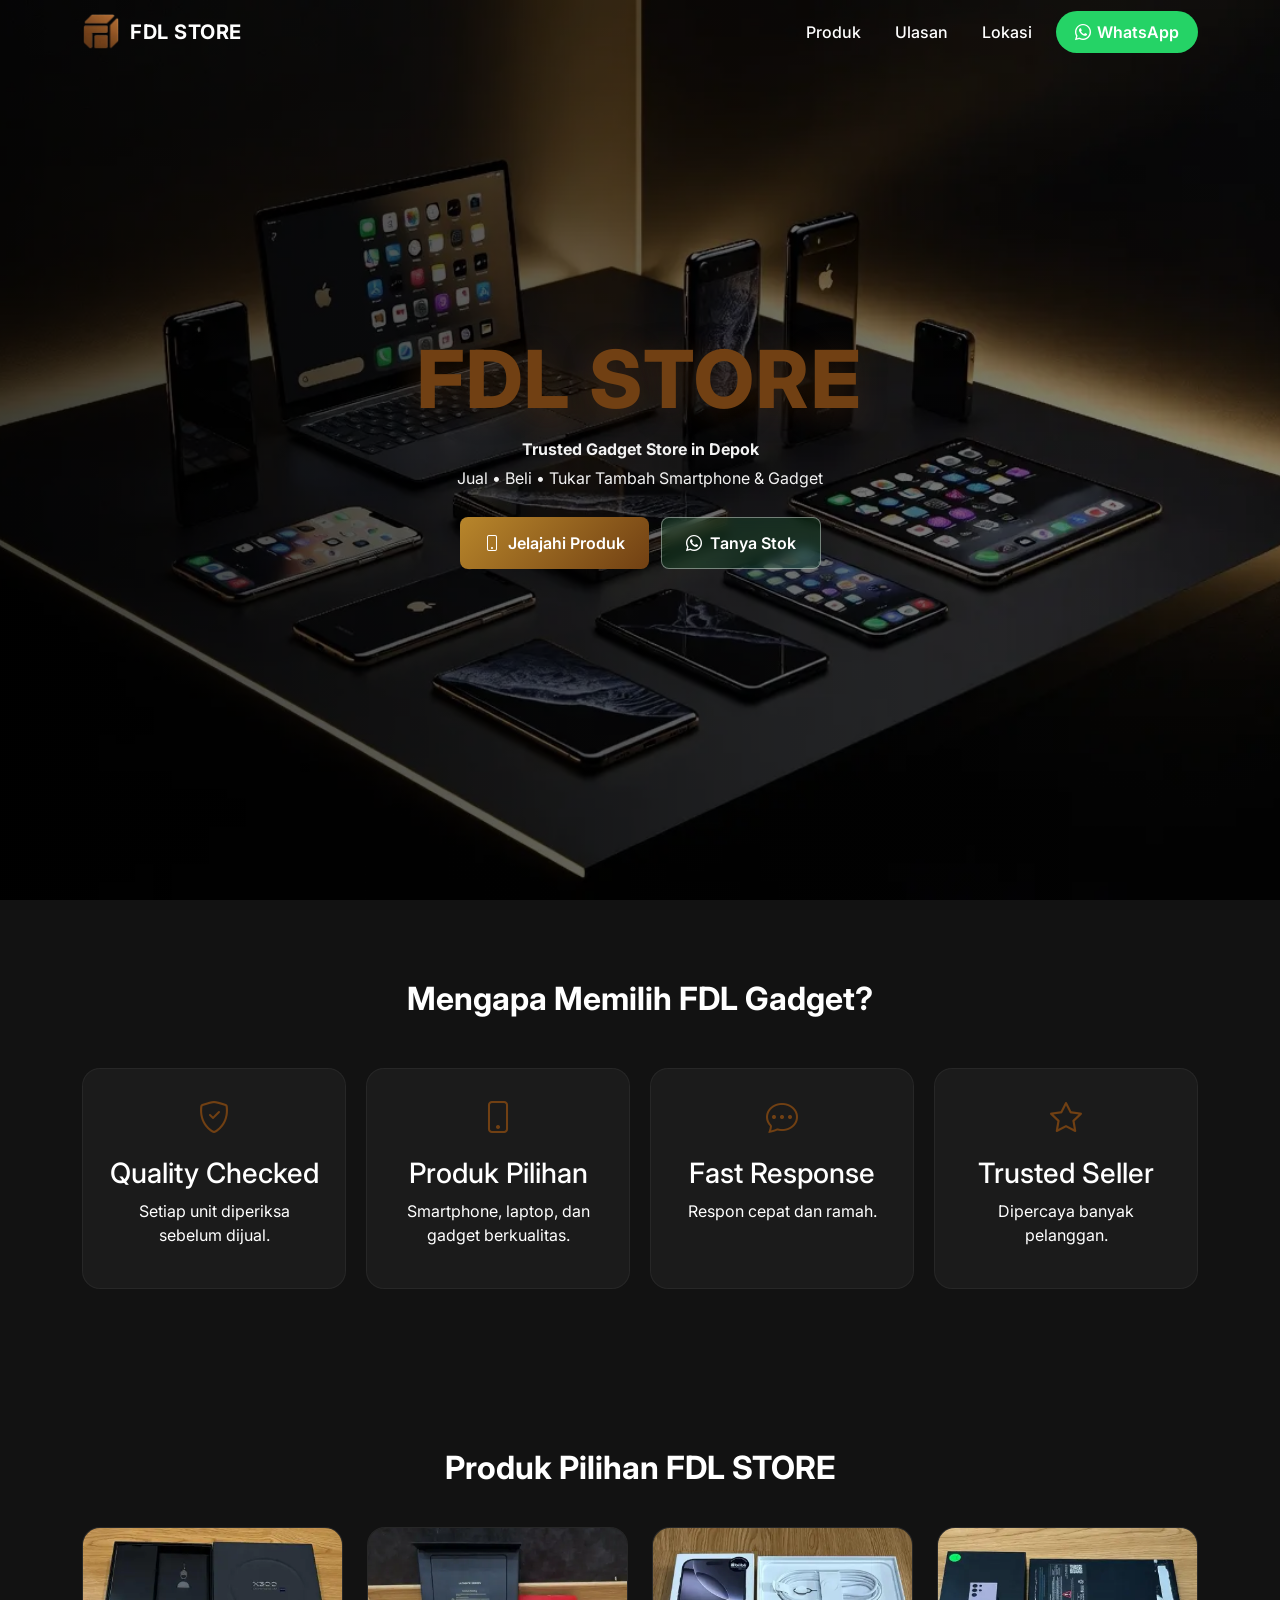
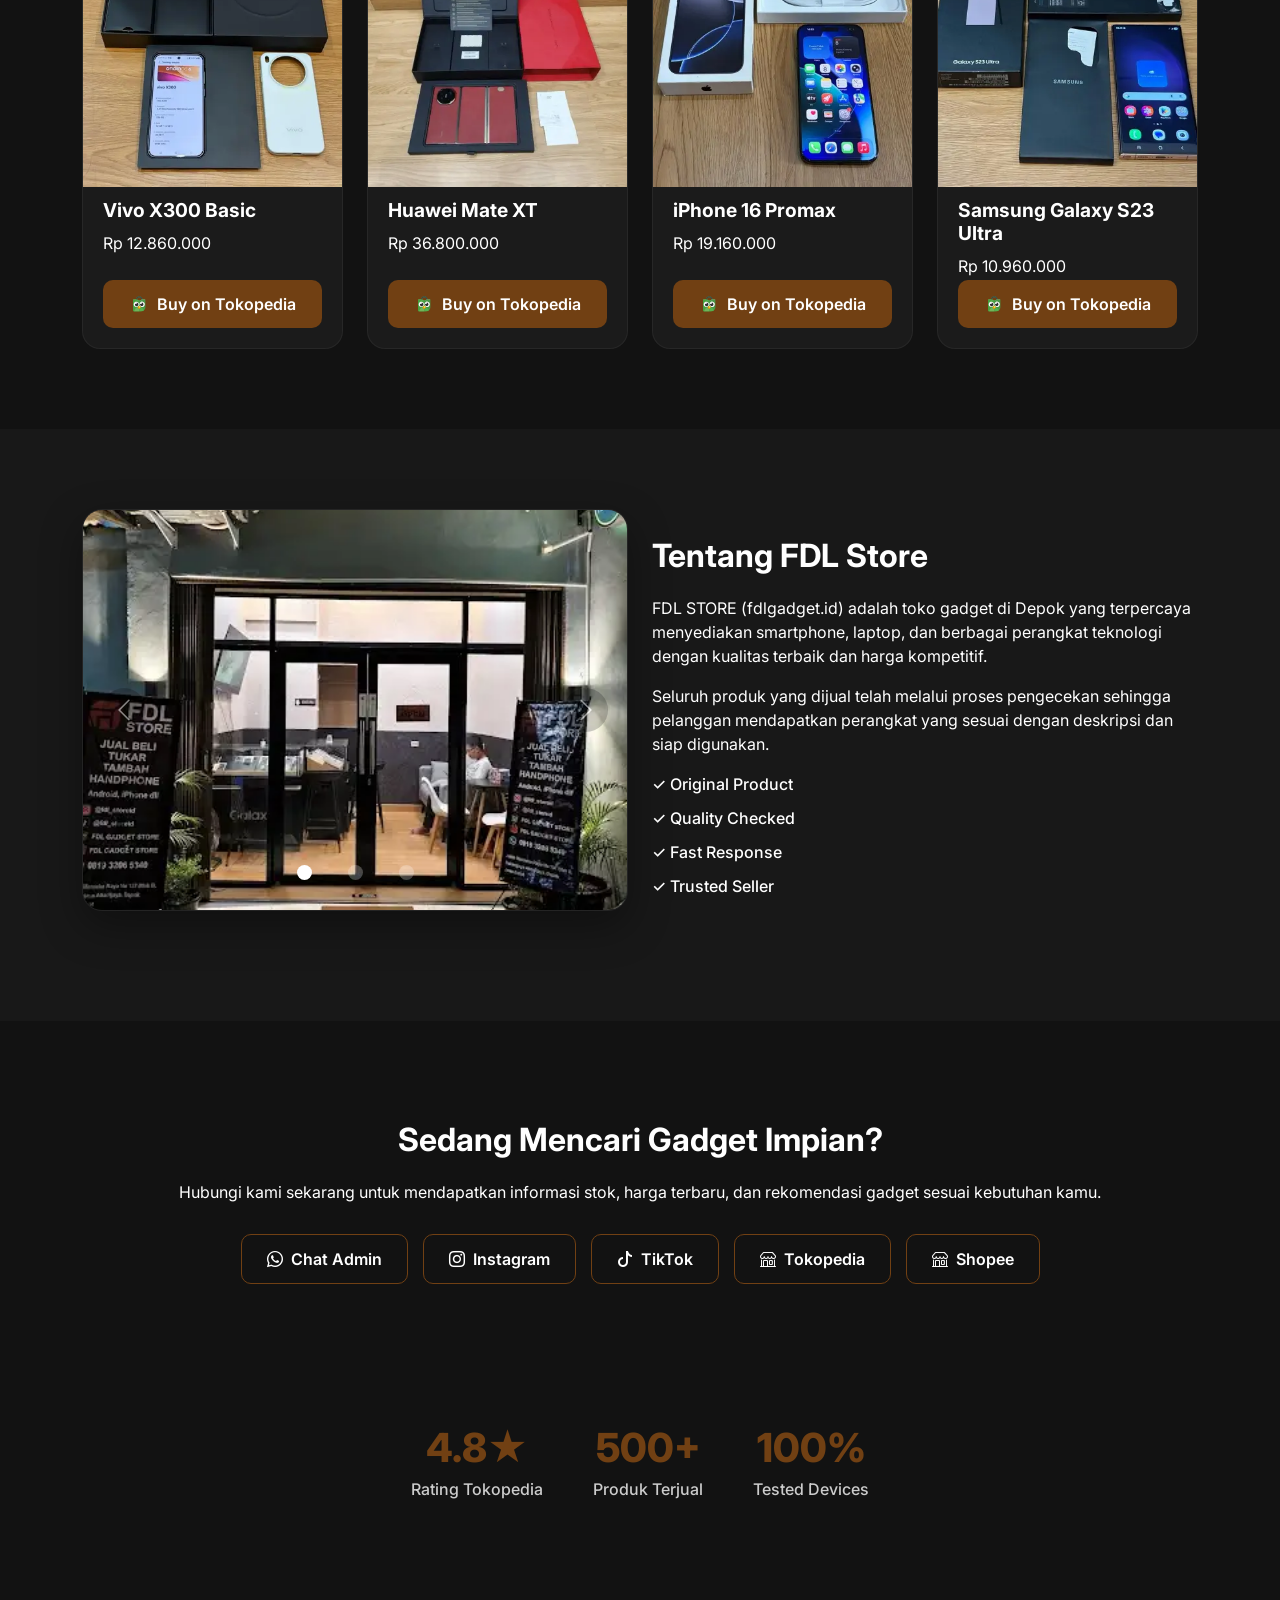
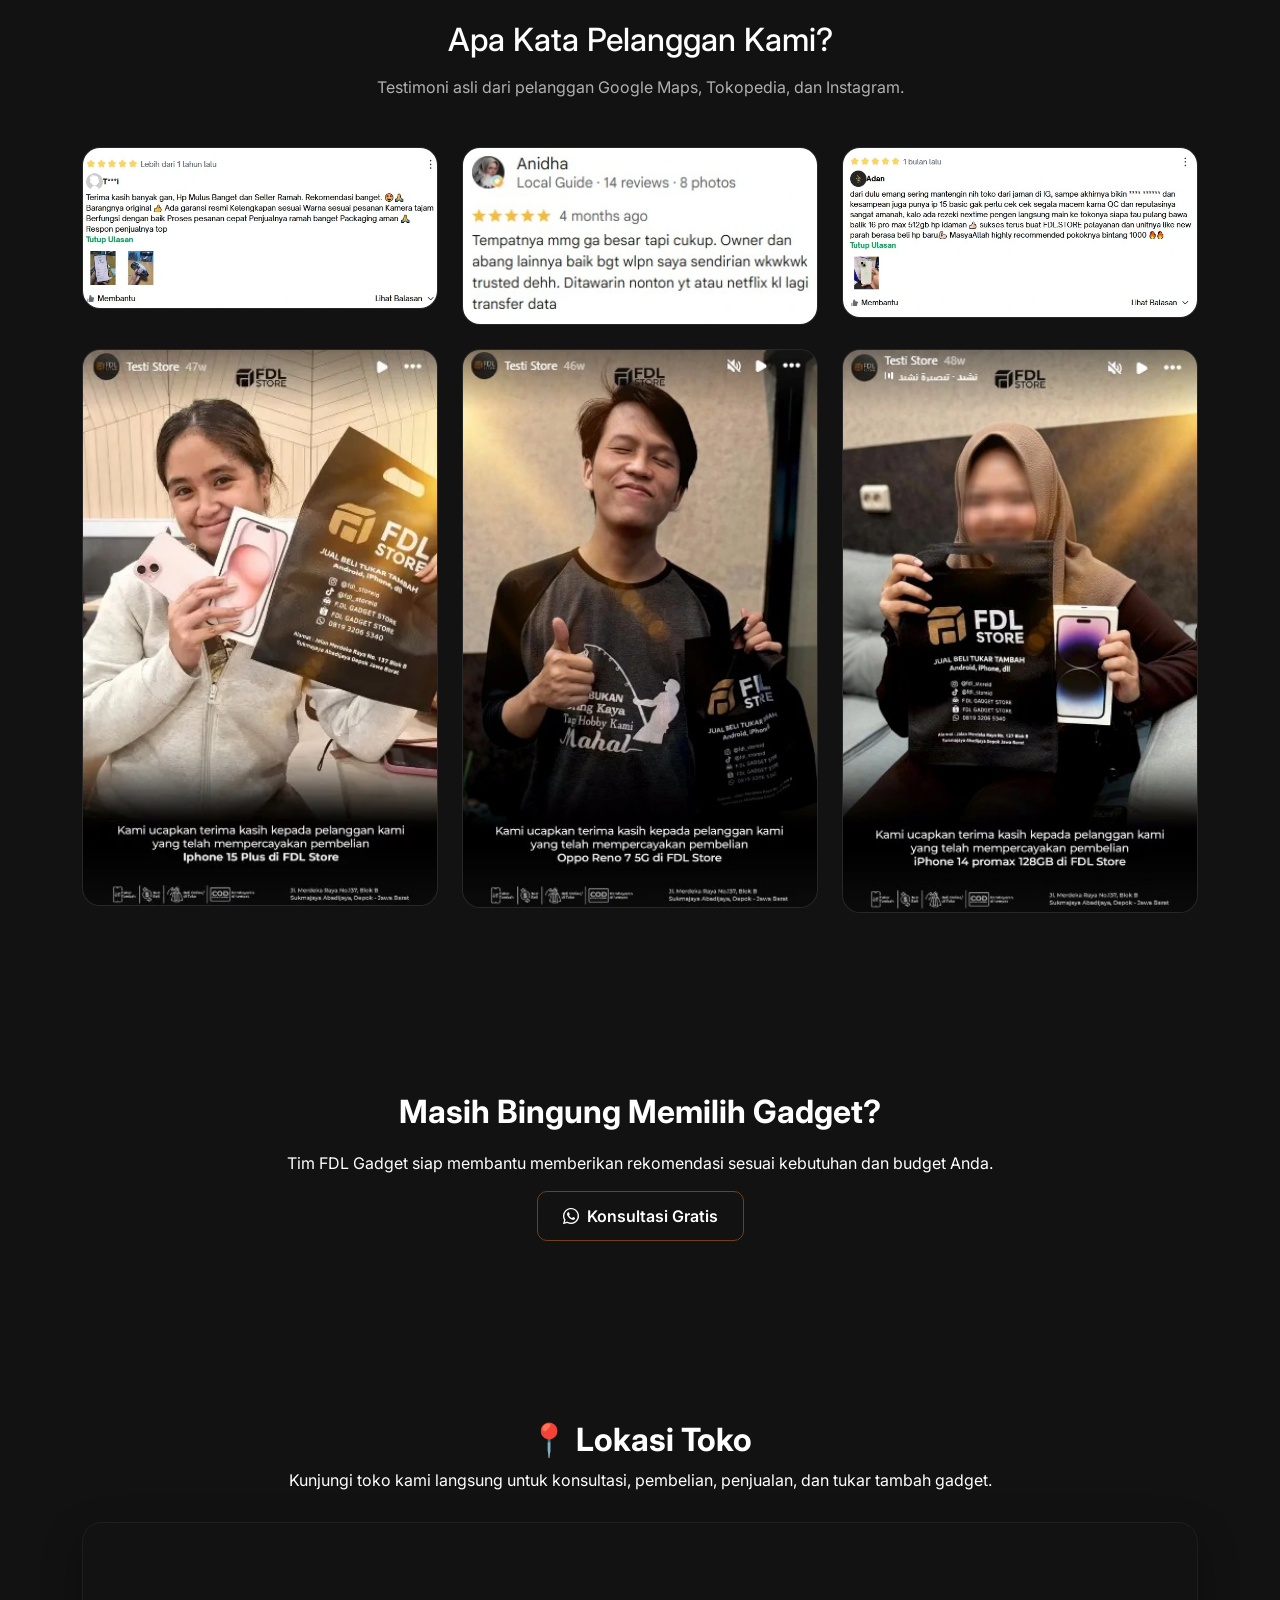
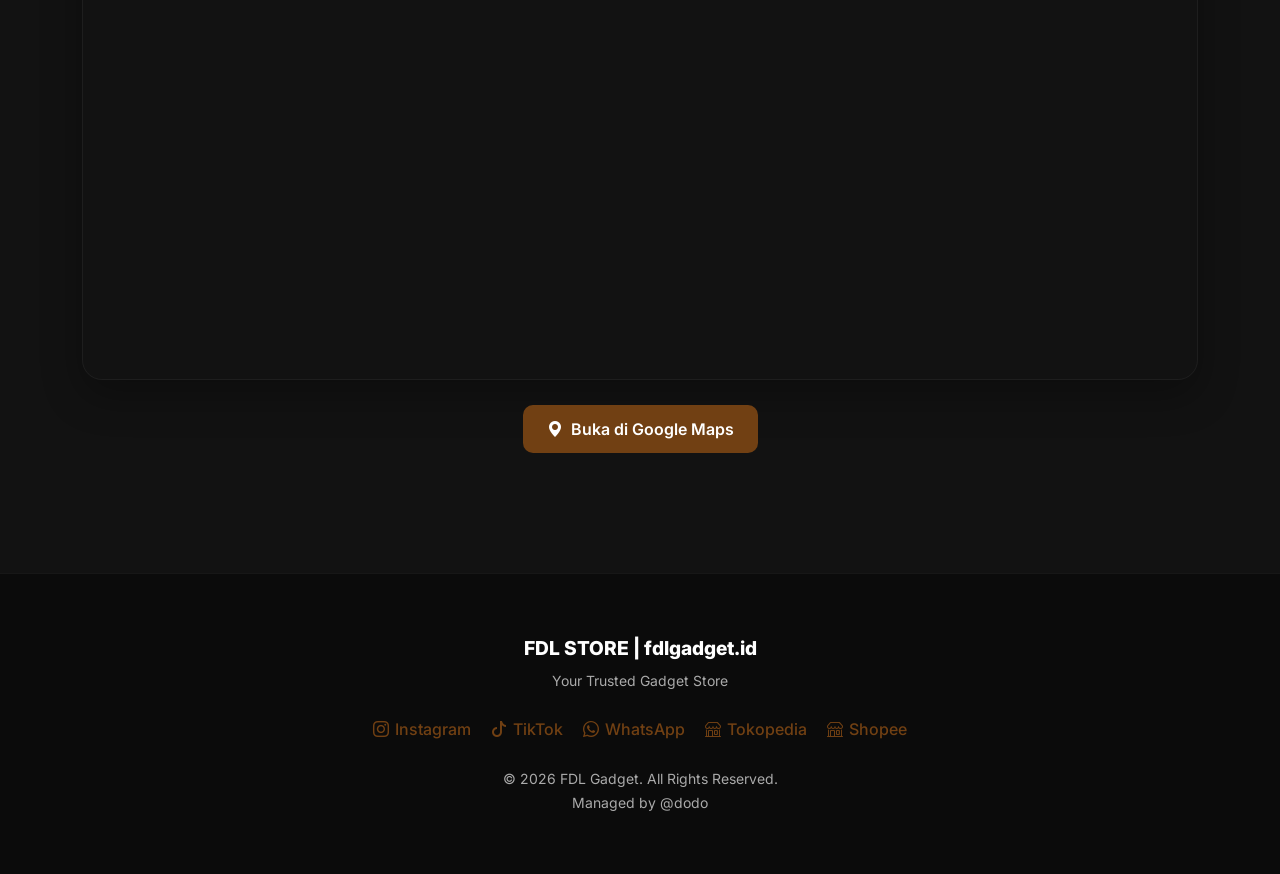
<file: index.html>
<!doctype html>
<html lang="id">
  <head>
    <meta charset="utf-8" />
    <meta name="viewport" content="width=device-width, initial-scale=1" />
    <link
      rel="preload"
      as="image"
      href="img/webp/hero.webp"
      fetchpriority="high"
    />
    <title>FDL STORE | Toko Gadget di Depok</title>

    <meta
      name="description"
      content="FDL STORE adalah toko gadget di Depok yang melayani jual, beli, dan tukar tambah smartphone Apple dan Android. Website resmi: fdlgadget.id."
    />
    <meta
      name="keywords"
      content="FDL Gadget, jual hp, smartphone, laptop, iPhone, Samsung, Xiaomi, Huawei, gadget, toko gadget depok"
    />

    <meta name="robots" content="index, follow" />
    <meta name="theme-color" content="#121212" />
    <meta name="author" content="FDL Gadget" />

    <link rel="canonical" href="https://fdlgadget.id" />
    <style>
      /* CRITICAL CSS: Dieksekusi instan tanpa nunggu file eksternal */
      :root {
        --gold: #714013;
        --bg: #121212;
        --text: #ffffff;
        --border: #3a3a3a;
        --wa-color: #25d366;
      }
      .navbar {
        transition: all 0.3s ease;
        padding: 0.65rem 0;
        position: fixed;
        width: 100%;
        top: 0;
        left: 0;
        z-index: 999;
      }

      .navbar-brand {
        display: flex;
        align-items: center;
        gap: 10px;
        color: white !important;
        font-weight: 700;
        letter-spacing: 0.5px;
      }

      .hero {
        height: 100vh;
        min-height: 100vh;
        max-height: 100vh;
        overflow: hidden;
        display: flex;
        align-items: center;
        background-image: url("../img/webp/hero.webp");
        background-size: cover;
        background-position: center;
        position: relative;
      }

      .hero::before {
        content: "";
        position: absolute;
        inset: 0;
        background: linear-gradient(
          to right,
          rgba(0, 0, 0, 0.75),
          rgba(0, 0, 0, 0.45)
        );
      }

      .hero-content {
        position: relative;
        z-index: 2;
        display: flex;
        flex-direction: column;
        justify-content: center;
        max-width: 1200px;
        margin: auto;
        padding: 0 2rem;
      }

      .hero-content h1 {
        font-size: clamp(2.8rem, 8vw, 5rem);
        font-weight: 800;
        letter-spacing: 2px;
        text-align: center;
        color: var(--gold);
        text-shadow: 0 5px 30px rgba(113, 64, 19, 0.35);
        margin-bottom: 0.5rem;
      }
    </style>
    <!-- Open Graph -->
    <meta property="og:title" content="FDL Gadget" />
    <meta
      property="og:description"
      content="Trusted Gadget Store. Smartphone, Laptop, Apple, Samsung, Xiaomi, Huawei, and more."
    />
    <meta property="og:image" content="https://fdlgadget.id/img/og-image.jpg" />
    <meta property="og:image:width" content="1200" />
    <meta property="og:image:height" content="630" />
    <meta property="og:url" content="https://fdlgadget.id" />
    <meta property="og:type" content="website" />
    <meta property="og:site_name" content="FDL Gadget" />

    <!-- Twitter -->
    <meta name="twitter:card" content="summary_large_image" />
    <meta name="twitter:title" content="FDL Gadget" />
    <meta
      name="twitter:description"
      content="Trusted Gadget Store. Smartphone, Laptop, Apple, Samsung, Xiaomi, Huawei, and more."
    />
    <meta
      name="twitter:image"
      content="https://fdlgadget.id/img/og-image.jpg"
    />

    <!-- Preconnect -->
    <link rel="preconnect" href="https://cdn.jsdelivr.net" />
    <link rel="preconnect" href="https://fonts.gstatic.com" crossorigin />
    <link rel="preconnect" href="https://fonts.googleapis.com" />
    <link
      href="https://fonts.googleapis.com/css2?family=Inter:wght@400;600;700;800&display=swap"
      rel="stylesheet"
    />

    <!-- Favicons -->
    <link
      rel="icon"
      type="image/png"
      sizes="96x96"
      href="img/favicon/favicon-96x96.png?v=20260615"
    />

    <link
      rel="icon"
      type="image/svg+xml"
      href="img/favicon/favicon.svg?v=20260615"
    />

    <link rel="shortcut icon" href="img/favicon/favicon.ico?v=20260615" />

    <link
      rel="apple-touch-icon"
      sizes="180x180"
      href="img/favicon/apple-touch-icon.png?v=20260615"
    />

    <meta name="apple-mobile-web-app-title" content="FDLGadget" />

    <link rel="manifest" href="img/favicon/site.webmanifest?v=20260615" />

    <!-- Icons: Diubah menjadi lazy load untuk mencegah render-blocking -->
    <link
      href="https://cdn.jsdelivr.net/npm/bootstrap-icons/font/bootstrap-icons.css"
      rel="stylesheet"
      media="print"
      onload="this.media = 'all'"
    />

    <!-- Bootstrap -->
    <link
      href="https://cdn.jsdelivr.net/npm/bootstrap@5.3.3/dist/css/bootstrap.min.css"
      rel="stylesheet"
      integrity="sha384-QWTKZyjpPEjISv5WaRU9OFeRpok6YctnYmDr5pNlyT2bRjXh0JMhjY6hW+ALEwIH"
      crossorigin="anonymous"
    />

    <!-- Custom CSS -->
    <link rel="stylesheet" href="css/FDL.css" />

    <!-- Schema Markup -->
    <script type="application/ld+json">
      {
        "@context": "https://schema.org",
        "@type": "Store",
        "@id": "https://fdlgadget.id/#store",
        "name": "FDL STORE",
        "alternateName": "FDL GADGET",
        "url": "https://fdlgadget.id",
        "telephone": "+6282130297591",
        "description": "Toko gadget di Depok yang melayani jual, beli, dan tukar tambah smartphone Apple dan Android.",
        "priceRange": "$$",
        "image": "https://fdlgadget.id/img/og-image.jpg",
        "logo": "https://fdlgadget.id/img/logo.png",
        "hasMap": "https://www.google.com/maps/place/FDL+STORE/@-6.3969262,106.8481576,19z/data=!4m6!3m5!1s0x2e69eb0064a60f65:0x3e218c2aedf7fab8!8m2!3d-6.396661!4d106.8484361!16s%2Fg%2F11x77sfgvk",
        "address": {
          "@type": "PostalAddress",
          "streetAddress": "Jl. Merdeka Raya No.36f, RT.04/RW.28, Abadijaya",
          "addressLocality": "Depok",
          "addressRegion": "Jawa Barat",
          "postalCode": "16417",
          "addressCountry": "ID"
        },
        "openingHoursSpecification": [
          {
            "@type": "OpeningHoursSpecification",
            "dayOfWeek": [
              "Monday",
              "Tuesday",
              "Wednesday",
              "Thursday",
              "Friday",
              "Saturday",
              "Sunday"
            ],
            "opens": "10:00",
            "closes": "21:00"
          }
        ],
        "contactPoint": {
          "@type": "ContactPoint",
          "telephone": "+6282130297591",
          "contactType": "customer service",
          "availableLanguage": ["Indonesian"]
        },
        "areaServed": {
          "@type": "City",
          "name": "Depok"
        },
        "sameAs": [
          "https://www.instagram.com/fdl_storeid",
          "https://www.tiktok.com/@fdl_storeid",
          "https://www.google.com/maps/place/FDL+STORE/@-6.3969262,106.8481576,19z/data=!4m6!3m5!1s0x2e69eb0064a60f65:0x3e218c2aedf7fab8!8m2!3d-6.396661!4d106.8484361!16s%2Fg%2F11x77sfgvk"
        ]
      }
    </script>

    <script type="application/ld+json">
      {
        "@context": "https://schema.org",
        "@type": "Organization",
        "@id": "https://fdlgadget.id/#organization",
        "name": "FDL STORE",
        "url": "https://fdlgadget.id",
        "logo": {
          "@type": "ImageObject",
          "url": "https://fdlgadget.id/img/logo.png"
        },
        "sameAs": [
          "https://www.instagram.com/fdl_storeid",
          "https://www.tiktok.com/@fdl_storeid"
        ]
      }
    </script>

    <script type="application/ld+json">
      {
        "@context": "https://schema.org",
        "@type": "WebSite",
        "@id": "https://fdlgadget.id/#website",
        "url": "https://fdlgadget.id",
        "name": "FDL STORE",
        "publisher": {
          "@id": "https://fdlgadget.id/#organization"
        }
      }
    </script>
    <!-- Google Analytics -->
    <script
      async
      src="https://www.googletagmanager.com/gtag/js?id=G-TDWSRQ7Y9G"
    ></script>

    <script>
      window.dataLayer = window.dataLayer || [];

      function gtag() {
        dataLayer.push(arguments);
      }

      gtag("js", new Date());
      gtag("config", "G-TDWSRQ7Y9G");
    </script>
  </head>

  <body>
    <!-- STICKY WHATSAPP -->
    <a
      class="sticky-wa"
      id="stickyWa"
      href="https://wa.me/6282130297591?text=Halo%20FDL%20Gadget%20👋%0A%0ASaya%20lihat%20website%20dan%20ingin%20tanya%3A%0A-%20Ketersediaan%20stok%0A-%20Harga%20terbaru%0A-%20Rekomendasi%20sesuai%20budget%0A%0A(Sumber%3A%20Website%20FDL%20Gadget)"
      target="_blank"
      aria-label="Chat WhatsApp FDL Gadget"
    >
      <i class="bi bi-whatsapp"></i>
      Tanya Sekarang
    </a>

    <!-- NAVBAR -->
    <nav class="navbar navbar-expand-lg fixed-top transparent" id="mainNavbar">
      <div class="container">
        <!-- Logo -->
        <a class="navbar-brand" href="#hero">
          <img
            src="img/webp/logo.webp"
            width="38"
            height="38"
            alt="Logo FDL Gadget"
          />
          FDL STORE
        </a>

        <!-- Desktop Menu -->
        <div class="d-none d-lg-block ms-auto">
          <ul class="navbar-nav flex-row align-items-center">
            <li class="nav-item">
              <a class="nav-link" href="#products">Produk</a>
            </li>

            <li class="nav-item">
              <a class="nav-link" href="#stats">Ulasan</a>
            </li>

            <li class="nav-item">
              <a class="nav-link" href="#location">Lokasi</a>
            </li>

            <li class="nav-item ms-3">
              <a
                href="https://wa.me/6282130297591?text=Halo%20min,%20saya%20mau%20tanya%20tentang%20produk%20FDL%20Gadget"
                target="_blank"
                class="btn-whatsapp"
                aria-label="Hubungi via WhatsApp"
              >
                <i class="bi bi-whatsapp"></i>
                WhatsApp
              </a>
            </li>
          </ul>
        </div>

        <!-- Mobile Hamburger -->
        <button
          class="navbar-toggler d-lg-none"
          type="button"
          data-bs-toggle="offcanvas"
          data-bs-target="#mobileMenu"
          aria-label="Toggle navigation"
        >
          <span class="navbar-toggler-icon"></span>
        </button>
      </div>
    </nav>

    <!-- MOBILE MENU -->
    <div class="offcanvas offcanvas-end" tabindex="-1" id="mobileMenu">
      <div class="offcanvas-header">
        <div class="mobile-brand">
          <img
            src="img/webp/logo.webp"
            width="38"
            height="38"
            alt="Logo FDL Gadget"
          />
          <span>FDL STORE</span>
        </div>

        <button
          type="button"
          class="mobile-close"
          data-bs-dismiss="offcanvas"
          aria-label="Tutup Menu"
        >
          <i class="bi bi-x-lg"></i>
        </button>
      </div>

      <div class="offcanvas-body">
        <ul class="navbar-nav mt-5">
          <li class="nav-item">
            <a class="nav-link" href="#products">Produk</a>
          </li>

          <li class="nav-item">
            <a class="nav-link" href="#stats">Ulasan</a>
          </li>

          <li class="nav-item">
            <a class="nav-link" href="#location">Lokasi</a>
          </li>

          <li class="nav-item mt-4">
            <a
              href="https://wa.me/6282130297591?text=Halo%20min,%20saya%20mau%20tanya%20tentang%20produk%20FDL%20Gadget"
              target="_blank"
              class="btn-whatsapp"
              aria-label="Hubungi via WhatsApp"
            >
              <i class="bi bi-whatsapp"></i>
              WhatsApp
            </a>
          </li>
        </ul>

        <hr />

        <div class="social-menu">
          <a
            href="https://instagram.com/fdl_storeid"
            target="_blank"
            aria-label="Instagram"
          >
            <i class="bi bi-instagram"></i>
          </a>

          <a
            href="https://www.tiktok.com/@fdl_storeid"
            target="_blank"
            aria-label="TikTok"
          >
            <i class="bi bi-tiktok"></i>
          </a>

          <a
            href="https://www.tokopedia.com/fdlgadget"
            target="_blank"
            aria-label="Tokopedia"
          >
            <i class="bi bi-shop"></i>
          </a>
        </div>
      </div>
    </div>

    <main>
      <!-- Hero -->
      <section id="hero" class="hero">
        <div class="hero-content">
          <h1>FDL STORE</h1>
          <p>
            <b>Trusted Gadget Store in Depok</b><br />Jual • Beli • Tukar Tambah
            Smartphone & Gadget
          </p>

          <div class="hero-buttons">
            <a href="#products" class="btn-shop">
              <i class="bi bi-phone"></i>
              Jelajahi Produk
            </a>
            <a
              href="https://wa.me/6282130297591?text=Halo%20min,%20saya%20mau%20tanya%20tentang%20produk%20FDL%20Gadget"
              target="_blank"
              class="btn-hero"
            >
              <i class="bi bi-whatsapp"></i>
              Tanya Stok
            </a>
          </div>
        </div>
      </section>

      <!-- Why Us -->
      <section class="why-us">
        <div class="container">
          <h2>Mengapa Memilih FDL Gadget?</h2>

          <div class="why-grid">
            <div class="why-card">
              <i class="bi bi-shield-check"></i>
              <h3>Quality Checked</h3>
              <p>Setiap unit diperiksa sebelum dijual.</p>
            </div>

            <div class="why-card">
              <i class="bi bi-phone"></i>
              <h3>Produk Pilihan</h3>
              <p>Smartphone, laptop, dan gadget berkualitas.</p>
            </div>

            <div class="why-card">
              <i class="bi bi-chat-dots"></i>
              <h3>Fast Response</h3>
              <p>Respon cepat dan ramah.</p>
            </div>

            <div class="why-card">
              <i class="bi bi-star"></i>
              <h3>Trusted Seller</h3>
              <p>Dipercaya banyak pelanggan.</p>
            </div>
          </div>
        </div>
      </section>

      <!-- Featured Products -->
      <section id="products" class="featured-product">
        <div class="container">
          <h2>Produk Pilihan FDL STORE</h2>

          <div class="row g-4">
            <div class="col-md-3">
              <div class="product-card">
                <img
                  loading="lazy"
                  src="img/webp/tokped1.webp"
                  width="400"
                  height="400"
                  alt="Vivo X300 Basic"
                />
                <h3 class="product-h5">Vivo X300 Basic</h3>
                <p>Rp 12.860.000</p>
                <a
                  href="https://tk.tokopedia.com/ZSXQ1dTKv/"
                  aria-label="Beli Vivo X300 Basic di Tokopedia"
                >
                  <img
                    src="img/svg/tokopedia.svg"
                    class="tokopedia-icon"
                    alt=""
                  />Buy on Tokopedia</a
                >
              </div>
            </div>

            <div class="col-md-3">
              <div class="product-card">
                <img
                  loading="lazy"
                  src="img/webp/tokped2.webp"
                  width="400"
                  height="400"
                  alt="Huawei Mate XT"
                />
                <h3 class="product-h5">Huawei Mate XT</h3>
                <p>Rp 36.800.000</p>
                <a
                  href="https://tk.tokopedia.com/ZSQ58M5pt/"
                  class="tokpedia-link"
                  aria-label="Beli Huawei Mate XT di Tokopedia"
                >
                  <img
                    src="img/svg/tokopedia.svg"
                    class="tokopedia-icon"
                    alt=""
                  />
                  Buy on Tokopedia</a
                >
              </div>
            </div>

            <div class="col-md-3">
              <div class="product-card">
                <img
                  loading="lazy"
                  src="img/webp/tokped3.webp"
                  width="400"
                  height="400"
                  alt="Iphone 16 Promax"
                />
                <h3 class="product-h5">iPhone 16 Promax</h3>
                <p>Rp 19.160.000</p>
                <a
                  href="https://tk.tokopedia.com/ZSXxoBAe9/"
                  aria-label="Beli iPhone 16 Promax di Tokopedia"
                >
                  <img
                    src="img/svg/tokopedia.svg"
                    class="tokopedia-icon"
                    alt=""
                  />Buy on Tokopedia</a
                >
              </div>
            </div>

            <div class="col-md-3">
              <div class="product-card">
                <img
                  loading="lazy"
                  src="img/webp/tokped4.webp"
                  width="400"
                  height="400"
                  alt="Samsung Galaxy S23 Ultra 1 TB"
                />
                <h3 class="product-h5">Samsung Galaxy S23 Ultra</h3>
                <p>Rp 10.960.000</p>
                <a
                  href="https://tk.tokopedia.com/ZSXQJN7qM/"
                  aria-label="Beli Samsung Galaxy S23 Ultra di Tokopedia"
                >
                  <img
                    src="img/svg/tokopedia.svg"
                    class="tokopedia-icon"
                    alt=""
                  />
                  Buy on Tokopedia</a
                >
              </div>
            </div>
          </div>
        </div>
      </section>

      <!-- About -->
      <section class="about-section">
        <div class="container">
          <div class="row align-items-center">
            <div class="col-lg-6 about-carousel-wrapper">
              <div
                id="aboutCarousel"
                class="carousel slide"
                data-bs-ride="carousel"
                data-bs-interval="3500"
              >
                <div class="carousel-inner">
                  <div class="carousel-item active">
                    <img
                      loading="lazy"
                      src="img/webp/store.webp"
                      class="d-block w-100"
                      width="600"
                      height="400"
                      alt="FDL Gadget Store"
                    />
                  </div>

                  <div class="carousel-item">
                    <img
                      loading="lazy"
                      src="img/webp/store2.webp"
                      class="d-block w-100"
                      width="600"
                      height="400"
                      alt="FDL Gadget Display"
                    />
                  </div>

                  <div class="carousel-item">
                    <img
                      loading="lazy"
                      src="img/webp/store3.webp"
                      class="d-block w-100"
                      width="600"
                      height="400"
                      alt="FDL Gadget Activity"
                    />
                  </div>
                </div>

                <!-- Arrow -->
                <button
                  class="carousel-control-prev"
                  type="button"
                  data-bs-target="#aboutCarousel"
                  data-bs-slide="prev"
                  aria-label="Previous"
                >
                  <span class="carousel-control-prev-icon"></span>
                </button>

                <button
                  class="carousel-control-next"
                  type="button"
                  data-bs-target="#aboutCarousel"
                  data-bs-slide="next"
                  aria-label="Next"
                >
                  <span class="carousel-control-next-icon"></span>
                </button>

                <!-- Indicator -->
                <div class="carousel-indicators">
                  <button
                    type="button"
                    data-bs-target="#aboutCarousel"
                    data-bs-slide-to="0"
                    class="active"
                    aria-label="Slide 1"
                  ></button>

                  <button
                    type="button"
                    data-bs-target="#aboutCarousel"
                    data-bs-slide-to="1"
                    aria-label="Slide 2"
                  ></button>

                  <button
                    type="button"
                    data-bs-target="#aboutCarousel"
                    data-bs-slide-to="2"
                    aria-label="Slide 3"
                  ></button>
                </div>
              </div>
            </div>

            <div class="col-lg-6">
              <h2>Tentang FDL Store</h2>

              <p>
                FDL STORE (fdlgadget.id) adalah toko gadget di Depok yang
                terpercaya menyediakan smartphone, laptop, dan berbagai
                perangkat teknologi dengan kualitas terbaik dan harga
                kompetitif.
              </p>
              <p>
                Seluruh produk yang dijual telah melalui proses pengecekan
                sehingga pelanggan mendapatkan perangkat yang sesuai dengan
                deskripsi dan siap digunakan.
              </p>

              <ul>
                <li>✓ Original Product</li>
                <li>✓ Quality Checked</li>
                <li>✓ Fast Response</li>
                <li>✓ Trusted Seller</li>
              </ul>
            </div>
          </div>
        </div>
      </section>

      <!-- Contact -->
      <section class="contact-section">
        <div class="container text-center">
          <h2>Sedang Mencari Gadget Impian?</h2>

          <p>
            Hubungi kami sekarang untuk mendapatkan informasi stok, harga
            terbaru, dan rekomendasi gadget sesuai kebutuhan kamu.
          </p>

          <div class="contact-buttons">
            <a
              href="https://wa.me/6282130297591?text=Halo%20min,%20saya%20mau%20tanya%20tentang%20produk%20FDL%20Gadget"
              class="btn-contact whatsapp"
            >
              <i class="bi bi-whatsapp"></i>
              Chat Admin
            </a>

            <a
              href="https://instagram.com/fdl_storeid"
              class="btn-contact instagram"
            >
              <i class="bi bi-instagram"></i>
              Instagram
            </a>

            <a
              href="https://www.tiktok.com/@fdl_storeid"
              class="btn-contact tiktok"
            >
              <i class="bi bi-tiktok"></i>
              TikTok
            </a>

            <a
              href="https://www.tokopedia.com/fdlgadget"
              class="btn-contact tokopedia"
            >
              <i class="bi bi-shop"></i>
              Tokopedia
            </a>

            <a
              href="https://www.shopee.co.id/fadeljuniarakbar"
              class="btn-contact shopee"
            >
              <i class="bi bi-shop"></i>
              Shopee
            </a>
          </div>
        </div>
      </section>

      <div id="stats" class="trust-stats">
        <div>
          <h3>4.8★</h3>
          <p>Rating Tokopedia</p>
        </div>

        <div>
          <h3>500+</h3>
          <p>Produk Terjual</p>
        </div>

        <div>
          <h3>100%</h3>
          <p>Tested Devices</p>
        </div>
      </div>

      <!-- Testimonial -->
      <section class="testimonial-section">
        <div class="container">
          <h2 class="text-center mb-3">Apa Kata Pelanggan Kami?</h2>

          <p class="text-center review-subtitle">
            Testimoni asli dari pelanggan Google Maps, Tokopedia, dan Instagram.
          </p>

          <div class="row g-4 mt-4">
            <div class="col-12 col-md-4">
              <div class="review-card">
                <img
                  src="img/webp/review-tokopedia-2.webp"
                  width="674"
                  height="304"
                  loading="lazy"
                  alt="Google Maps Review"
                />
              </div>
            </div>

            <div class="col-12 col-md-4">
              <div class="review-card">
                <img
                  src="img/webp/review-maps-1.webp"
                  width="350"
                  height="174"
                  loading="lazy"
                  alt="Maps Review"
                />
              </div>
            </div>

            <div class="col-12 col-md-4">
              <div class="review-card">
                <img
                  src="img/webp/review-tokopedia-1.webp"
                  width="693"
                  height="330"
                  loading="lazy"
                  alt="Tokopedia Review"
                />
              </div>
            </div>

            <div class="col-12 col-md-4">
              <div class="review-card">
                <img
                  src="img/webp/review-instagram-2.webp"
                  width="341"
                  height="535"
                  loading="lazy"
                  alt="Instagram Review"
                />
              </div>
            </div>

            <div class="col-12 col-md-4">
              <div class="review-card">
                <img
                  src="img/webp/review-instagram-3.webp"
                  width="340"
                  height="535"
                  loading="lazy"
                  alt="Instagram Review"
                />
              </div>
            </div>

            <div class="col-12 col-md-4">
              <div class="review-card">
                <img
                  src="img/webp/review-instagram-1.webp"
                  width="339"
                  height="538"
                  loading="lazy"
                  alt="Instagram Review"
                />
              </div>
            </div>
          </div>
        </div>
      </section>

      <section class="cta-section">
        <div class="container text-center">
          <h2>Masih Bingung Memilih Gadget?</h2>

          <p>
            Tim FDL Gadget siap membantu memberikan rekomendasi sesuai kebutuhan
            dan budget Anda.
          </p>

          <a
            href="https://wa.me/6282130297591?text=Halo%20FDL%20Gadget,%20saya%20ingin%20konsultasi%20produk"
            class="btn-contact whatsapp"
          >
            <i class="bi bi-whatsapp"></i>
            Konsultasi Gratis
          </a>
        </div>
      </section>

      <section id="location" class="store-location">
        <div class="container">
          <h2>📍 Lokasi Toko</h2>

          <p>
            Kunjungi toko kami langsung untuk konsultasi, pembelian, penjualan,
            dan tukar tambah gadget.
          </p>

          <div class="map-container">
            <iframe
              title="Lokasi FDL Gadget"
              src="https://www.google.com/maps/embed?pb=!1m18!1m12!1m3!1d247.81120663380602!2d106.84822024045317!3d-6.396668104581296!2m3!1f0!2f0!3f0!3m2!1i1024!2i768!4f13.1!3m3!1m2!1s0x2e69eb0064a60f65%3A0x3e218c2aedf7fab8!2sFDL%20STORE!5e0!3m2!1sen!2sid!4v1781257408539!5m2!1sen!2sid"
              width="100%"
              height="450"
              style="border: 0"
              allowfullscreen=""
              loading="lazy"
              referrerpolicy="no-referrer-when-downgrade"
            >
            </iframe>
          </div>

          <div class="location-buttons">
            <a
              href="https://maps.app.goo.gl/8HicpvdGTf5jg8se6"
              target="_blank"
              class="location-btn"
            >
              <i class="bi bi-geo-alt-fill"></i>
              Buka di Google Maps
            </a>
          </div>
        </div>
      </section>
    </main>

    <footer class="fdl-footer">
      <p class="footer-title">FDL STORE | fdlgadget.id</p>
      <small>Your Trusted Gadget Store</small>
      <div class="footer-links">
        <a
          href="https://www.instagram.com/fdl_storeid"
          target="_blank"
          class="text-light"
          aria-label="Instagram"
        >
          <i class="bi bi-instagram"></i>
          Instagram
        </a>

        <a
          href="https://www.tiktok.com/@fdl_storeid"
          target="_blank"
          class="text-light"
          aria-label="TikTok"
        >
          <i class="bi bi-tiktok"></i>
          TikTok
        </a>

        <a
          href="https://wa.me/6282130297591?text=Halo%20min,%20saya%20mau%20tanya%20tentang%20produk%20FDL%20Gadget"
          target="_blank"
          class="text-light"
          aria-label="WhatsApp"
        >
          <i class="bi bi-whatsapp"></i>
          WhatsApp
        </a>

        <a
          href="https://www.tokopedia.com/fdlgadget"
          target="_blank"
          class="text-light"
          aria-label="Tokopedia"
        >
          <i class="bi bi-shop"></i>
          Tokopedia
        </a>

        <a
          href="https://www.shopee.co.id/fadeljuniarakbar"
          target="_blank"
          class="text-light"
          aria-label="Shopee"
        >
          <i class="bi bi-shop"></i>
          Shopee
        </a>
      </div>
      <small> © 2026 FDL Gadget. All Rights Reserved. </small><br />
      <small> Managed by @dodo </small>
    </footer>

    <script
      src="https://cdn.jsdelivr.net/npm/bootstrap@5.3.3/dist/js/bootstrap.bundle.min.js"
      integrity="sha384-YvpcrYf0tY3lHB60NNkmXc5s9fDVZLESaAA55NDzOxhy9GkcIdslK1eN7N6jIeHz"
      crossorigin="anonymous"
    ></script>
    <script src="js/main.js" defer></script>

    <!-- Microsoft Clarity -->
    <script type="text/javascript">
      (function (c, l, a, r, i, t, y) {
        c[a] =
          c[a] ||
          function () {
            (c[a].q = c[a].q || []).push(arguments);
          };
        t = l.createElement(r);
        t.async = 1;
        t.src = "https://www.clarity.ms/tag/" + i;
        y = l.getElementsByTagName(r)[0];
        y.parentNode.insertBefore(t, y);
      })(window, document, "clarity", "script", "x88jceiblz");
    </script>
  </body>
</html>
</file>
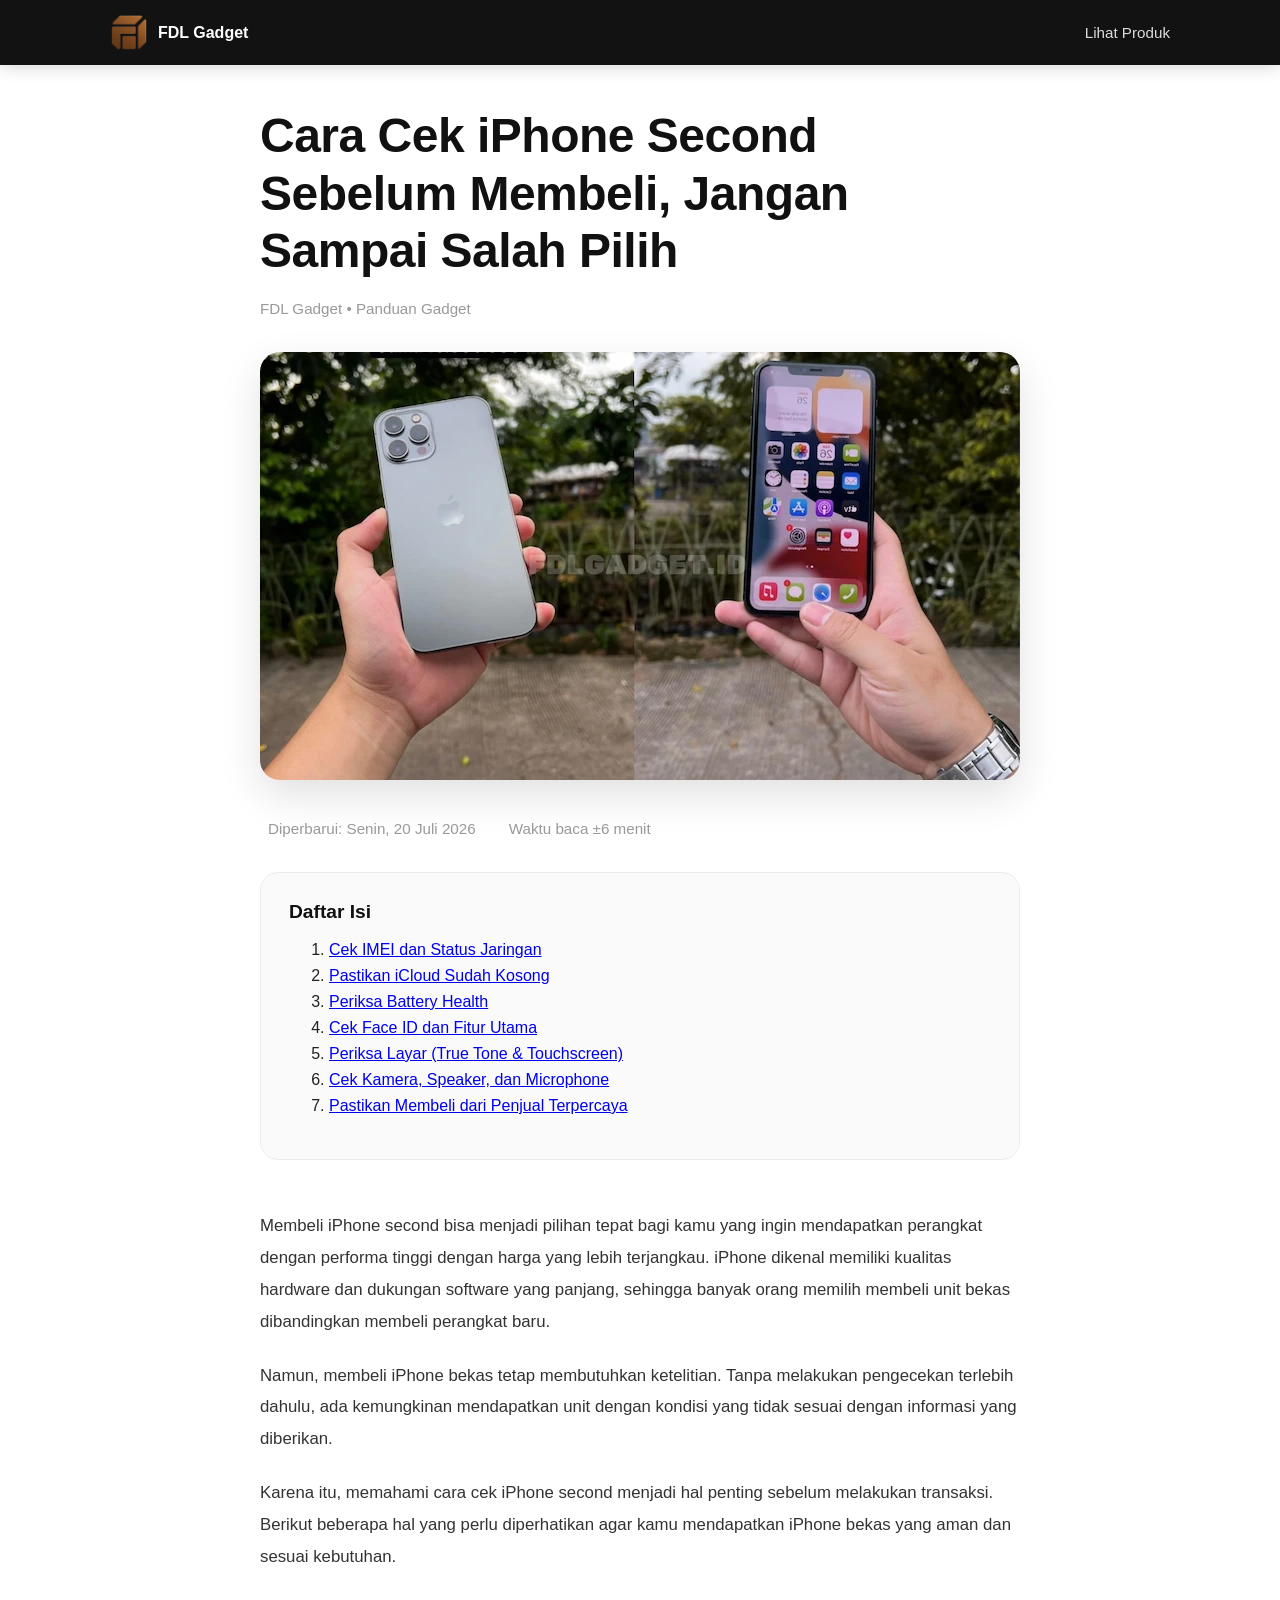
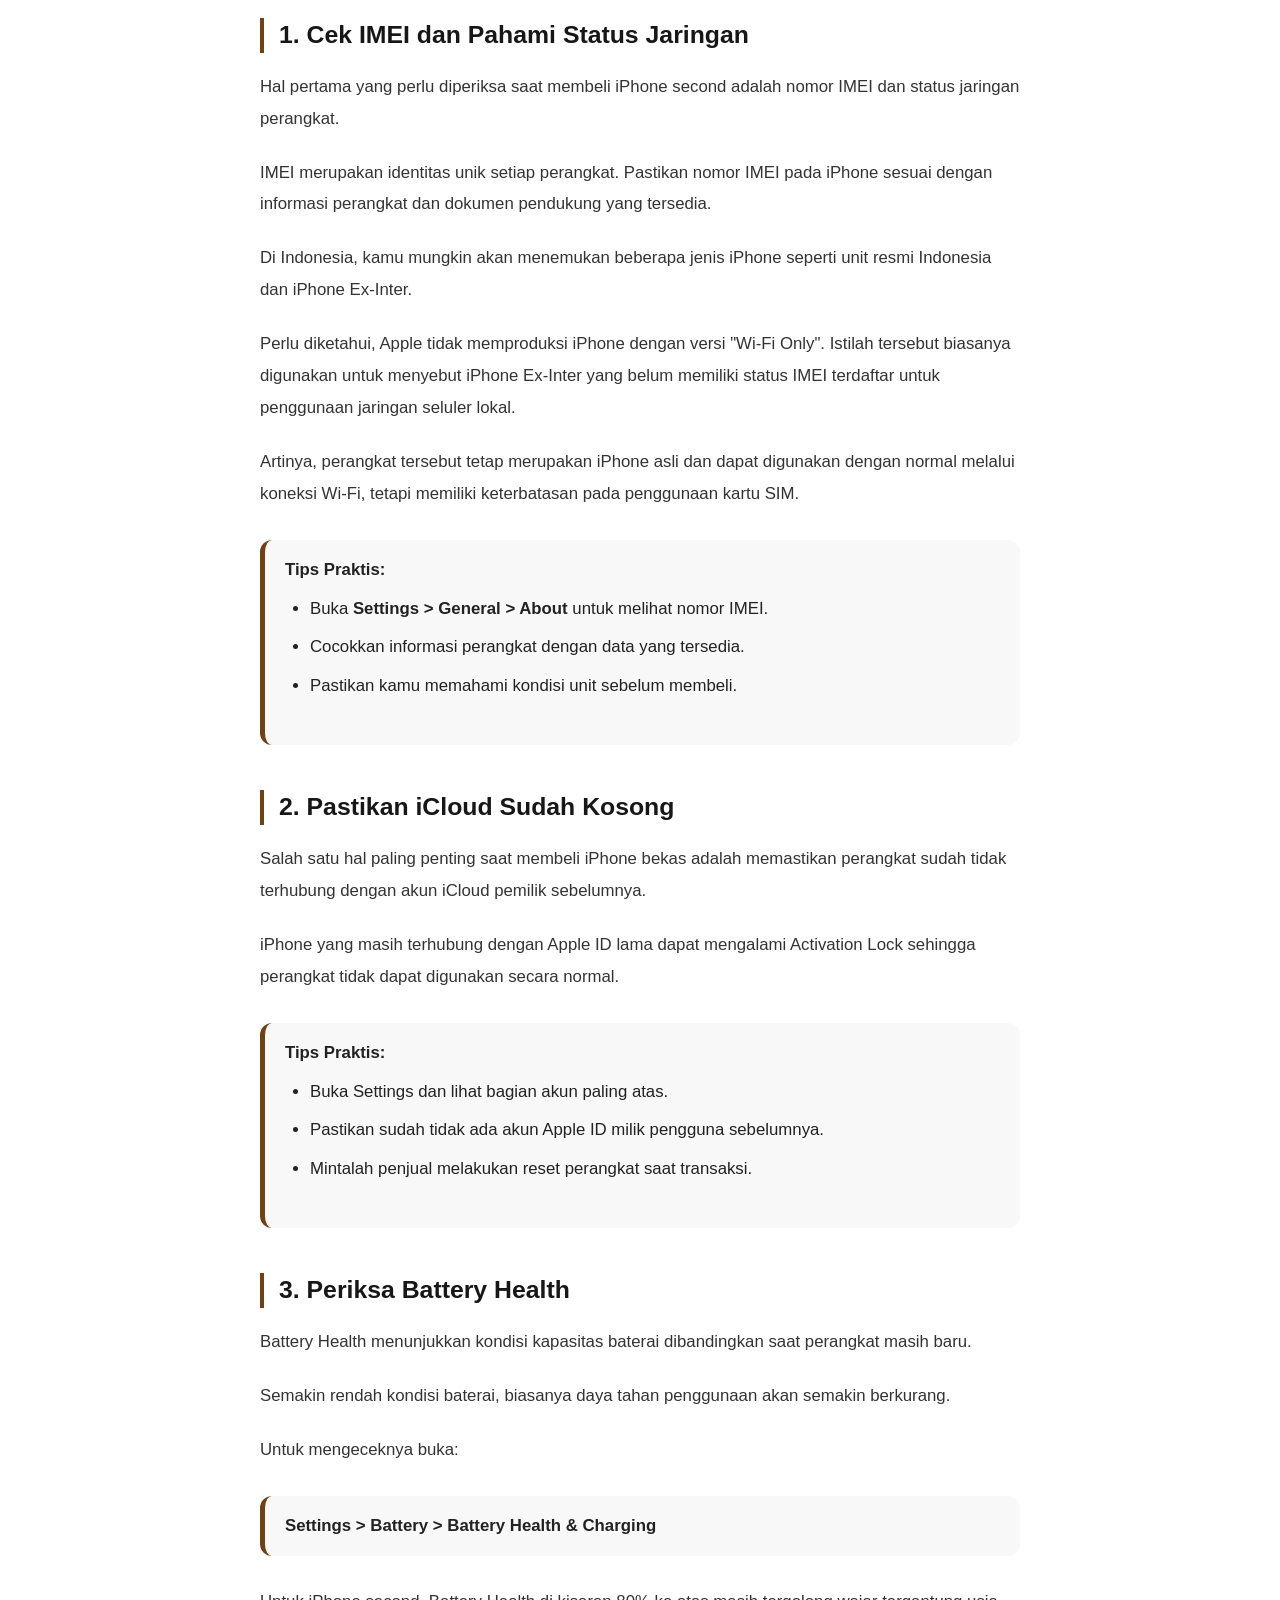
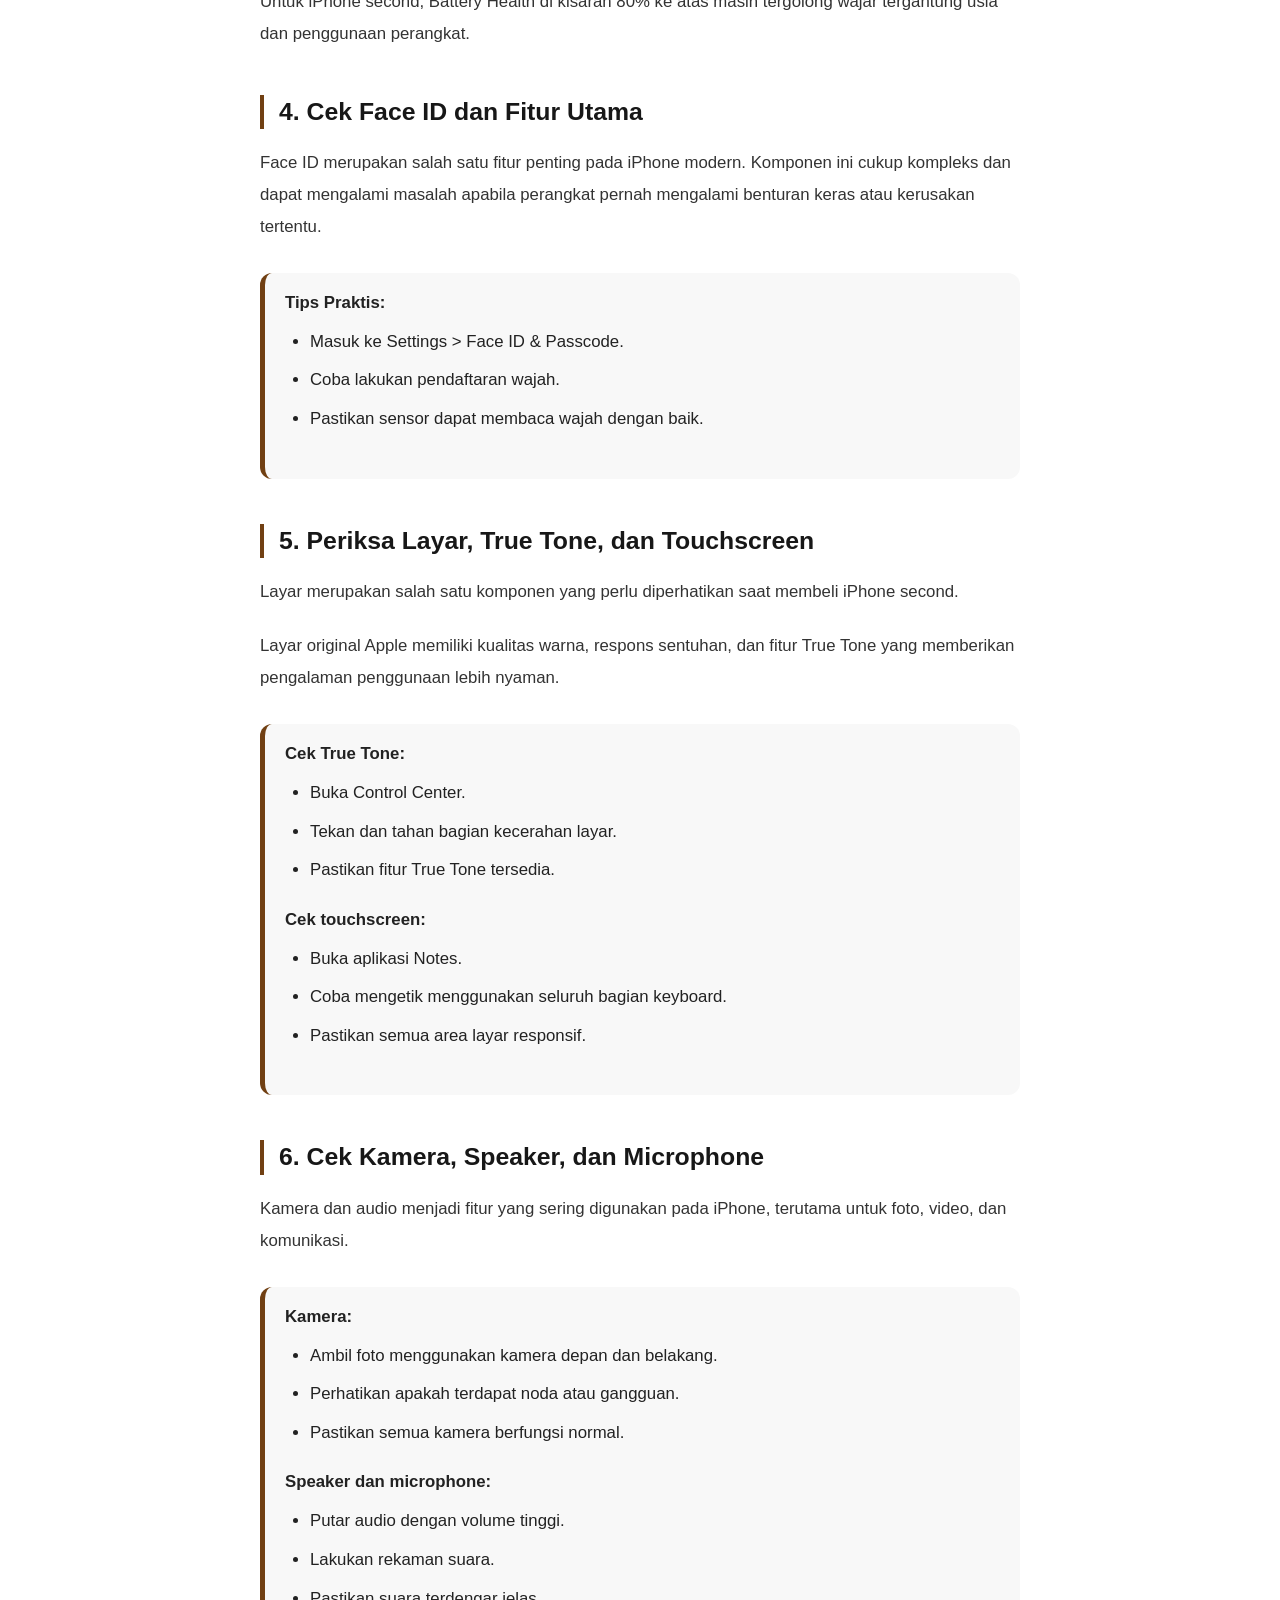
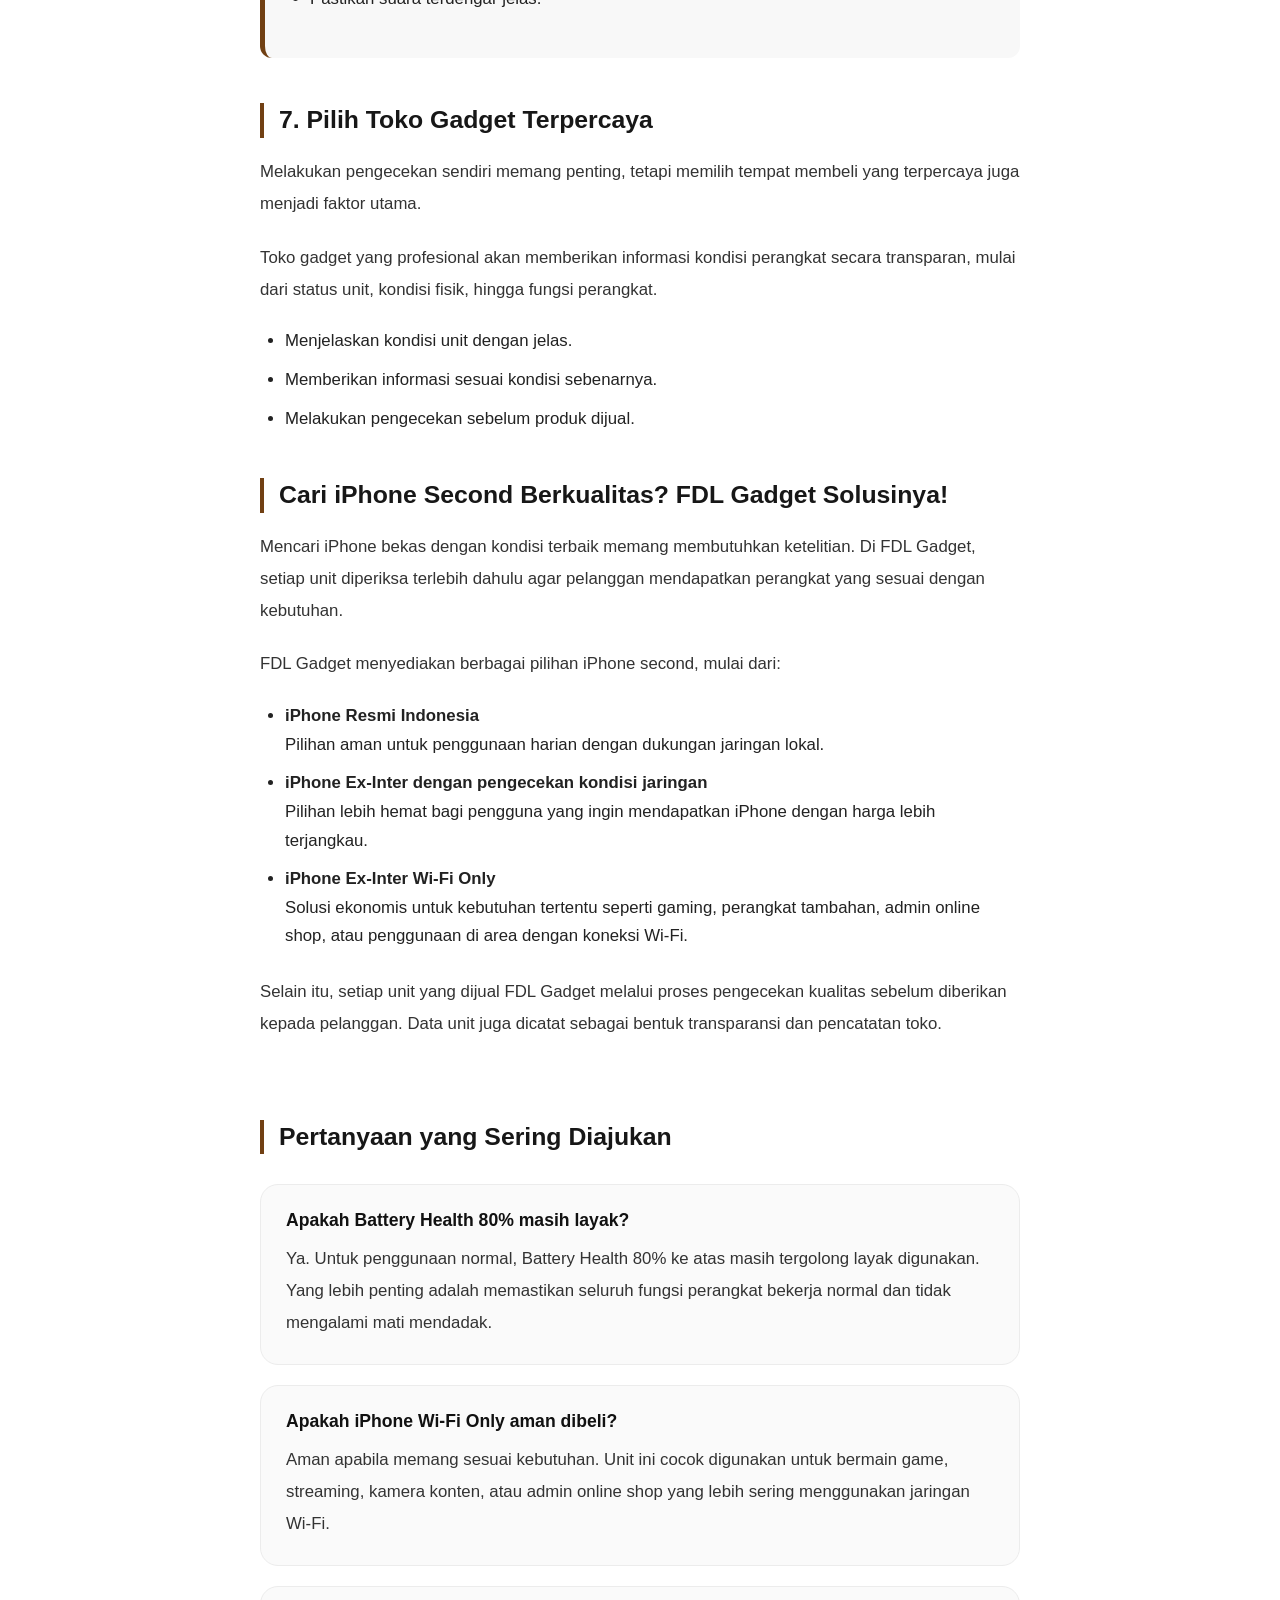
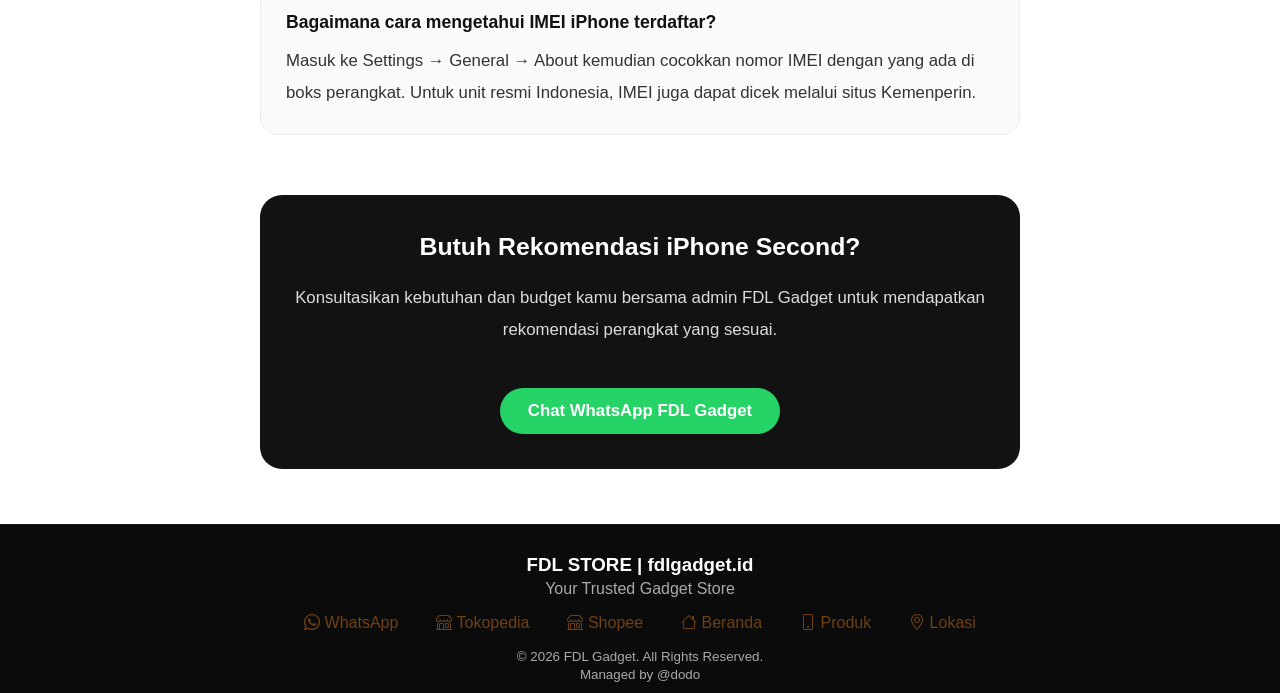
<file: artikel/cara-cek-iphone-second.html>
<!doctype html>
<html lang="id">
  <head>
    <meta charset="UTF-8" />

    <meta name="viewport" content="width=device-width, initial-scale=1.0" />

    <title>
      Cara Cek iPhone Second Sebelum Membeli, Jangan Sampai Salah Pilih | FDL
      Gadget
    </title>
    <meta
      name="description"
      content="Panduan cara cek iPhone second sebelum membeli. Cek IMEI, iCloud, Battery Health, Face ID, layar, kamera, dan tips memilih iPhone bekas agar tidak salah pilih."
    />
    <link
      rel="canonical"
      href="https://fdlgadget.id/artikel/cara-cek-iphone-second-sebelum-membeli.html"
    />
    <link rel="stylesheet" href="../css/artikel.css" />
    <link
      href="https://cdn.jsdelivr.net/npm/bootstrap-icons@1.11.3/font/bootstrap-icons.min.css"
      rel="stylesheet"
    />
    <link
      rel="preload"
      as="image"
      href="../img/artikel/iphone-check.webp"
      fetchpriority="high"
    />
    <!-- Preconnect -->
    <link rel="preconnect" href="https://cdn.jsdelivr.net" />

    <!-- Favicons -->
    <link
      rel="icon"
      type="image/png"
      sizes="96x96"
      href="../img/favicon/favicon-96x96.png?v=20260615"
    />
    <link
      rel="icon"
      type="image/svg+xml"
      href="../img/favicon/favicon.svg?v=20260615"
    />
    <link rel="shortcut icon" href="../img/favicon/favicon.ico?v=20260615" />
    <link
      rel="apple-touch-icon"
      sizes="180x180"
      href="../img/favicon/apple-touch-icon.png?v=20260615"
    />
    <meta name="apple-mobile-web-app-title" content="FDLGadget" />
    <link rel="manifest" href="../img/favicon/site.webmanifest?v=20260615" />
  </head>

  <body>
    <!-- NAVBAR -->

    <nav class="article-navbar">
      <div class="article-navbar-inner">
        <a href="../index.html" class="article-brand">
          <img
            src="../img/webp/logo.webp"
            width="38"
            height="38"
            alt="Logo FDL Gadget"
          />

          <span>FDL Gadget</span>
        </a>

        <a href="../index.html" class="article-back"> Lihat Produk </a>
      </div>
    </nav>

    <main class="article-container">
      <h1 class="article-title">
        Cara Cek iPhone Second Sebelum Membeli, Jangan Sampai Salah Pilih
      </h1>

      <div class="article-meta">FDL Gadget • Panduan Gadget</div>

      <img
        src="../img/artikel/iphone-check.webp"
        width="760"
        height="428"
        alt="Cara cek iPhone second sebelum membeli"
        class="article-cover"
      />

      <div class="article-meta">
        <span>
          <i class="fa-regular fa-calendar"></i>
          Diperbarui: Senin, 20 Juli 2026
        </span>

        <span>
          <i class="fa-regular fa-clock"></i>
          Waktu baca ±6 menit
        </span>
      </div>

      <div class="article-toc">
        <h2 class="article-toc-h2">Daftar Isi</h2>

        <ol>
          <li><a href="#imei">Cek IMEI dan Status Jaringan</a></li>

          <li><a href="#icloud">Pastikan iCloud Sudah Kosong</a></li>

          <li><a href="#battery">Periksa Battery Health</a></li>

          <li><a href="#faceid">Cek Face ID dan Fitur Utama</a></li>

          <li>
            <a href="#display">Periksa Layar (True Tone & Touchscreen)</a>
          </li>

          <li><a href="#camera">Cek Kamera, Speaker, dan Microphone</a></li>

          <li>
            <a href="#seller">Pastikan Membeli dari Penjual Terpercaya</a>
          </li>
        </ol>
      </div>

      <article class="article-content">
        <p>
          Membeli iPhone second bisa menjadi pilihan tepat bagi kamu yang ingin
          mendapatkan perangkat dengan performa tinggi dengan harga yang lebih
          terjangkau. iPhone dikenal memiliki kualitas hardware dan dukungan
          software yang panjang, sehingga banyak orang memilih membeli unit
          bekas dibandingkan membeli perangkat baru.
        </p>

        <p>
          Namun, membeli iPhone bekas tetap membutuhkan ketelitian. Tanpa
          melakukan pengecekan terlebih dahulu, ada kemungkinan mendapatkan unit
          dengan kondisi yang tidak sesuai dengan informasi yang diberikan.
        </p>

        <p>
          Karena itu, memahami cara cek iPhone second menjadi hal penting
          sebelum melakukan transaksi. Berikut beberapa hal yang perlu
          diperhatikan agar kamu mendapatkan iPhone bekas yang aman dan sesuai
          kebutuhan.
        </p>

        <h2 id="imei">1. Cek IMEI dan Pahami Status Jaringan</h2>

        <p>
          Hal pertama yang perlu diperiksa saat membeli iPhone second adalah
          nomor IMEI dan status jaringan perangkat.
        </p>

        <p>
          IMEI merupakan identitas unik setiap perangkat. Pastikan nomor IMEI
          pada iPhone sesuai dengan informasi perangkat dan dokumen pendukung
          yang tersedia.
        </p>

        <p>
          Di Indonesia, kamu mungkin akan menemukan beberapa jenis iPhone
          seperti unit resmi Indonesia dan iPhone Ex-Inter.
        </p>

        <p>
          Perlu diketahui, Apple tidak memproduksi iPhone dengan versi "Wi-Fi
          Only". Istilah tersebut biasanya digunakan untuk menyebut iPhone
          Ex-Inter yang belum memiliki status IMEI terdaftar untuk penggunaan
          jaringan seluler lokal.
        </p>

        <p>
          Artinya, perangkat tersebut tetap merupakan iPhone asli dan dapat
          digunakan dengan normal melalui koneksi Wi-Fi, tetapi memiliki
          keterbatasan pada penggunaan kartu SIM.
        </p>

        <div class="article-tip">
          <b>Tips Praktis:</b>

          <ul>
            <li>
              Buka <b>Settings > General > About</b> untuk melihat nomor IMEI.
            </li>

            <li>Cocokkan informasi perangkat dengan data yang tersedia.</li>

            <li>Pastikan kamu memahami kondisi unit sebelum membeli.</li>
          </ul>
        </div>

        <h2 id="icloud">2. Pastikan iCloud Sudah Kosong</h2>

        <p>
          Salah satu hal paling penting saat membeli iPhone bekas adalah
          memastikan perangkat sudah tidak terhubung dengan akun iCloud pemilik
          sebelumnya.
        </p>

        <p>
          iPhone yang masih terhubung dengan Apple ID lama dapat mengalami
          Activation Lock sehingga perangkat tidak dapat digunakan secara
          normal.
        </p>

        <div class="article-tip">
          <b>Tips Praktis:</b>

          <ul>
            <li>Buka Settings dan lihat bagian akun paling atas.</li>

            <li>
              Pastikan sudah tidak ada akun Apple ID milik pengguna sebelumnya.
            </li>

            <li>Mintalah penjual melakukan reset perangkat saat transaksi.</li>
          </ul>
        </div>

        <h2 id="battery">3. Periksa Battery Health</h2>

        <p>
          Battery Health menunjukkan kondisi kapasitas baterai dibandingkan saat
          perangkat masih baru.
        </p>

        <p>
          Semakin rendah kondisi baterai, biasanya daya tahan penggunaan akan
          semakin berkurang.
        </p>

        <p>Untuk mengeceknya buka:</p>

        <div class="article-tip">
          <b> Settings > Battery > Battery Health & Charging </b>
        </div>

        <p>
          Untuk iPhone second, Battery Health di kisaran 80% ke atas masih
          tergolong wajar tergantung usia dan penggunaan perangkat.
        </p>

        <h2 id="faceid">4. Cek Face ID dan Fitur Utama</h2>

        <p>
          Face ID merupakan salah satu fitur penting pada iPhone modern.
          Komponen ini cukup kompleks dan dapat mengalami masalah apabila
          perangkat pernah mengalami benturan keras atau kerusakan tertentu.
        </p>

        <div class="article-tip">
          <b>Tips Praktis:</b>

          <ul>
            <li>Masuk ke Settings > Face ID & Passcode.</li>

            <li>Coba lakukan pendaftaran wajah.</li>

            <li>Pastikan sensor dapat membaca wajah dengan baik.</li>
          </ul>
        </div>

        <h2 id="display">5. Periksa Layar, True Tone, dan Touchscreen</h2>

        <p>
          Layar merupakan salah satu komponen yang perlu diperhatikan saat
          membeli iPhone second.
        </p>

        <p>
          Layar original Apple memiliki kualitas warna, respons sentuhan, dan
          fitur True Tone yang memberikan pengalaman penggunaan lebih nyaman.
        </p>

        <div class="article-tip">
          <b>Cek True Tone:</b>

          <ul>
            <li>Buka Control Center.</li>

            <li>Tekan dan tahan bagian kecerahan layar.</li>

            <li>Pastikan fitur True Tone tersedia.</li>
          </ul>

          <b>Cek touchscreen:</b>

          <ul>
            <li>Buka aplikasi Notes.</li>

            <li>Coba mengetik menggunakan seluruh bagian keyboard.</li>

            <li>Pastikan semua area layar responsif.</li>
          </ul>
        </div>

        <h2 id="camera">6. Cek Kamera, Speaker, dan Microphone</h2>

        <p>
          Kamera dan audio menjadi fitur yang sering digunakan pada iPhone,
          terutama untuk foto, video, dan komunikasi.
        </p>

        <div class="article-tip">
          <b>Kamera:</b>

          <ul>
            <li>Ambil foto menggunakan kamera depan dan belakang.</li>

            <li>Perhatikan apakah terdapat noda atau gangguan.</li>

            <li>Pastikan semua kamera berfungsi normal.</li>
          </ul>

          <b>Speaker dan microphone:</b>

          <ul>
            <li>Putar audio dengan volume tinggi.</li>

            <li>Lakukan rekaman suara.</li>

            <li>Pastikan suara terdengar jelas.</li>
          </ul>
        </div>

        <h2 id="seller">7. Pilih Toko Gadget Terpercaya</h2>

        <p>
          Melakukan pengecekan sendiri memang penting, tetapi memilih tempat
          membeli yang terpercaya juga menjadi faktor utama.
        </p>

        <p>
          Toko gadget yang profesional akan memberikan informasi kondisi
          perangkat secara transparan, mulai dari status unit, kondisi fisik,
          hingga fungsi perangkat.
        </p>

        <ul>
          <li>Menjelaskan kondisi unit dengan jelas.</li>

          <li>Memberikan informasi sesuai kondisi sebenarnya.</li>

          <li>Melakukan pengecekan sebelum produk dijual.</li>
        </ul>

        <h2>Cari iPhone Second Berkualitas? FDL Gadget Solusinya!</h2>

        <p>
          Mencari iPhone bekas dengan kondisi terbaik memang membutuhkan
          ketelitian. Di FDL Gadget, setiap unit diperiksa terlebih dahulu agar
          pelanggan mendapatkan perangkat yang sesuai dengan kebutuhan.
        </p>

        <p>
          FDL Gadget menyediakan berbagai pilihan iPhone second, mulai dari:
        </p>

        <ul>
          <li>
            <b>iPhone Resmi Indonesia</b><br />
            Pilihan aman untuk penggunaan harian dengan dukungan jaringan lokal.
          </li>

          <li>
            <b>iPhone Ex-Inter dengan pengecekan kondisi jaringan</b><br />
            Pilihan lebih hemat bagi pengguna yang ingin mendapatkan iPhone
            dengan harga lebih terjangkau.
          </li>

          <li>
            <b>iPhone Ex-Inter Wi-Fi Only</b><br />
            Solusi ekonomis untuk kebutuhan tertentu seperti gaming, perangkat
            tambahan, admin online shop, atau penggunaan di area dengan koneksi
            Wi-Fi.
          </li>
        </ul>

        <p>
          Selain itu, setiap unit yang dijual FDL Gadget melalui proses
          pengecekan kualitas sebelum diberikan kepada pelanggan. Data unit juga
          dicatat sebagai bentuk transparansi dan pencatatan toko.
        </p>

        <section class="article-faq">
          <h2>Pertanyaan yang Sering Diajukan</h2>

          <div class="faq-item">
            <h3>Apakah Battery Health 80% masih layak?</h3>

            <p>
              Ya. Untuk penggunaan normal, Battery Health 80% ke atas masih
              tergolong layak digunakan. Yang lebih penting adalah memastikan
              seluruh fungsi perangkat bekerja normal dan tidak mengalami mati
              mendadak.
            </p>
          </div>

          <div class="faq-item">
            <h3>Apakah iPhone Wi-Fi Only aman dibeli?</h3>

            <p>
              Aman apabila memang sesuai kebutuhan. Unit ini cocok digunakan
              untuk bermain game, streaming, kamera konten, atau admin online
              shop yang lebih sering menggunakan jaringan Wi-Fi.
            </p>
          </div>

          <div class="faq-item">
            <h3>Bagaimana cara mengetahui IMEI iPhone terdaftar?</h3>

            <p>
              Masuk ke Settings → General → About kemudian cocokkan nomor IMEI
              dengan yang ada di boks perangkat. Untuk unit resmi Indonesia,
              IMEI juga dapat dicek melalui situs Kemenperin.
            </p>
          </div>
        </section>

        <div class="article-cta">
          <h2>Butuh Rekomendasi iPhone Second?</h2>

          <p>
            Konsultasikan kebutuhan dan budget kamu bersama admin FDL Gadget
            untuk mendapatkan rekomendasi perangkat yang sesuai.
          </p>

          <a
            href="https://wa.me/6282130297591?text=Halo%20FDL%20Gadget,%20saya%20membaca%20artikel%20Cara%20Cek%20iPhone%20Second%20dan%20ingin%20bertanya%20tentang%20stok%20iPhone."
          >
            Chat WhatsApp FDL Gadget
          </a>
        </div>
      </article>
    </main>

    <footer class="fdl-footer">
      <h3>FDL STORE | fdlgadget.id</h3>
      <p>Your Trusted Gadget Store</p>

      <div class="footer-links">
        <a
          href="https://wa.me/6282130297591?text=Halo%20min,%20saya%20mau%20tanya%20tentang%20produk%20FDL%20Gadget"
          target="_blank"
        >
          <i class="bi bi-whatsapp"></i>
          WhatsApp
        </a>

        <a href="https://www.tokopedia.com/fdlgadget" target="_blank">
          <i class="bi bi-shop"></i>
          Tokopedia
        </a>

        <a href="https://www.shopee.co.id/fadeljuniarakbar" target="_blank">
          <i class="bi bi-shop"></i>
          Shopee
        </a>
        <a href="../index.html">
          <i class="bi bi-house"></i>
          Beranda
        </a>

        <a href="../index.html#products">
          <i class="bi bi-phone"></i>
          Produk
        </a>

        <a href="../index.html#location">
          <i class="bi bi-geo-alt"></i>
          Lokasi
        </a>
      </div>
      <small> © 2026 FDL Gadget. All Rights Reserved. </small><br />
      <small> Managed by @dodo </small>
    </footer>
  </body>
</html>
</file>
<file: css/FDL.css>
body {
  margin: 0;
  background: var(--bg);
  color: var(--text);
  font-family: "Inter", sans-serif;
  overscroll-behavior: none;
}
html {
  scroll-behavior: smooth; /* Diubah ke smooth biar nyaman saat klik menu */
}

/* =========================
   STICKY WHATSAPP
========================= */
.sticky-wa {
  position: fixed;
  right: 16px;
  bottom: 16px;
  z-index: 900;
  display: flex;
  align-items: center;
  gap: 8px;
  background: var(--wa-color);
  color: white;
  padding: 12px 16px;
  border-radius: 99px;
  font-weight: 600;
  font-size: 14px;
  text-decoration: none;
  box-shadow: 0 10px 25px rgba(0, 0, 0, 0.15);
  opacity: 0;
  transform: translateY(18px);
  pointer-events: none;
  transition:
    opacity 0.35s ease,
    transform 0.35s ease;
}

.sticky-wa.show {
  opacity: 1;
  transform: translateY(0);
  pointer-events: auto;
}

@media (min-width: 992px) {
  .sticky-wa {
    display: none;
  }
}

/* =========================
   NAVBAR
========================= */
.navbar.transparent {
  background: transparent;
}

.navbar.scrolled {
  background: rgba(18, 18, 18, 0.95);
  backdrop-filter: blur(12px);
  -webkit-backdrop-filter: blur(12px); /* Safari support */
  box-shadow: 0 2px 20px rgba(0, 0, 0, 0.25);
}

.navbar-brand img {
  height: 38px;
  width: auto;
}

/* =========================
   DESKTOP MENU & BTN
========================= */
.nav-link {
  position: relative;
  color: white !important;
  margin-left: 18px;
  font-weight: 500;
  transition: 0.3s;
}

.nav-link::after {
  content: "";
  position: absolute;
  bottom: -4px;
  left: 0;
  width: 0;
  height: 2px;
  background: var(--gold);
  transition: 0.3s ease;
}

.nav-link:hover::after {
  width: 100%;
}

.btn-whatsapp,
.whatsapp-btn {
  display: flex;
  align-items: center;
  justify-content: center;
  gap: 6px;
  height: 42px;
  padding: 0 1.2rem;
  background: var(--wa-color);
  color: white !important;
  border-radius: 99px;
  text-decoration: none;
  font-weight: 600;
  transition: 0.3s;
}

.btn-whatsapp:hover,
.whatsapp-btn:hover {
  transform: translateY(-2px);
  box-shadow: 0 10px 25px rgba(37, 211, 102, 0.35);
  color: white !important;
}

/* =========================
   MOBILE MENU (OFFCANVAS)
========================= */
.navbar-toggler {
  border: none !important;
  outline: none !important;
  box-shadow: none !important;
}

.navbar-toggler-icon {
  background-image: url("data:image/svg+xml,%3csvg xmlns='http://www.w3.org/2000/svg' viewBox='0 0 30 30'%3e%3cpath stroke='rgba(255,255,255,1)' stroke-linecap='round' stroke-miterlimit='10' stroke-width='2.5' d='M4 7h22M4 15h22M4 23h22'/%3e%3c/svg%3e");
}

.mobile-close {
  background: none;
  border: none;
  color: white;
  font-size: 1.5rem;
  padding: 0;
  line-height: 1;
  transition: 0.3s;
  margin-left: auto;
}

.mobile-close:hover {
  color: var(--gold);
  transform: rotate(90deg);
}

.offcanvas {
  background: var(--bg);
  color: white;
  width: 280px;
}

.offcanvas .nav-link {
  margin-left: 0;
  padding: 12px 0;
}

.mobile-brand {
  display: flex;
  align-items: center;
  gap: 10px;
}

.mobile-brand img {
  width: 40px;
  height: 40px;
}

.mobile-brand span {
  color: white;
  font-weight: 700;
  letter-spacing: 0.5px;
}

.social-menu {
  display: flex;
  justify-content: center;
  gap: 24px;
  margin-top: 30px;
}

.social-menu a {
  color: white;
  font-size: 1.5rem;
  transition: 0.3s;
}

.social-menu a:hover {
  color: var(--gold);
  transform: translateY(-3px);
}

/* =========================
   SECTIONS & HERO
========================= */
#stats {
  scroll-margin-top: 90px;
}

.hero-content p {
  max-width: 650px;
  text-align: center;
  line-height: 1.8;
  opacity: 0.95;
  margin: 0 auto;
}

.hero-buttons {
  margin-top: 1.5rem;
  display: flex;
  gap: 12px;
  flex-wrap: wrap;
  justify-content: center;
}

.btn-shop,
.btn-hero {
  padding: 0.8rem 1.5rem;
  color: white;
  text-decoration: none;
  border-radius: 8px;
  font-weight: 600;
  display: inline-flex;
  align-items: center;
  gap: 8px;
  transition:
    transform 0.3s,
    box-shadow 0.3s,
    background 0.3s;
}

.btn-shop {
  background: linear-gradient(135deg, #b8862b, var(--gold));
}

.btn-hero {
  border: 1px solid rgba(255, 255, 255, 0.4);
  background: rgba(37, 211, 102, 0.12);
  backdrop-filter: blur(6px);
  -webkit-backdrop-filter: blur(6px);
}

.btn-shop:hover,
.btn-hero:hover {
  transform: translateY(-3px);
  box-shadow: 0 10px 30px rgba(0, 0, 0, 0.25);
  color: white;
}

/* =========================
   WHY US
========================= */
.why-us {
  padding: 80px 20px;
}

.why-us h2 {
  text-align: center;
  margin-bottom: 50px;
  font-weight: 700;
}

.why-grid {
  display: grid;
  grid-template-columns: repeat(auto-fit, minmax(220px, 1fr));
  gap: 20px;
}

.why-card {
  background: #1b1b1b;
  border: 1px solid rgba(255, 255, 255, 0.05);
  border-radius: 18px;
  padding: 25px;
  text-align: center;
  transition:
    transform 0.3s,
    border-color 0.3s,
    box-shadow 0.3s;
}

.why-card:hover {
  transform: translateY(-8px);
  border-color: var(--gold);
  box-shadow: 0 15px 35px rgba(0, 0, 0, 0.35);
}

.why-card i {
  font-size: 2rem;
  color: var(--gold);
  margin-bottom: 15px;
  display: inline-block;
}

/* =========================
   PRODUCTS
========================= */
.featured-product {
  padding: 80px 0;
  background: var(--bg);
}

.featured-product h2 {
  text-align: center;
  margin-bottom: 40px;
  font-weight: 700;
}

.product-card {
  height: 100%;
  display: flex;
  flex-direction: column;
  background: #1b1b1b;
  border-radius: 18px;
  overflow: hidden;
  border: 1px solid rgba(255, 255, 255, 0.05);
  transition:
    transform 0.3s,
    box-shadow 0.3s;
}

.product-card:hover {
  transform: translateY(-10px);
  box-shadow: 0 20px 40px rgba(0, 0, 0, 0.35);
}

.product-card > img {
  width: 100%;
  height: auto;
  aspect-ratio: 1/1;
  object-fit: cover;
  transition: transform 0.5s ease;
  margin-bottom: 10px;
}

.product-card:hover img {
  transform: scale(1.05);
}

.product-h5,
.product-card p {
  padding: 2px 20px;
  margin: 0;
}

.product-h5 {
  font-size: 1.2rem;
  font-weight: 700;
  margin-bottom: 5px;
}

.tokopedia-icon {
  width: 20px;
  height: 20px;
  object-fit: contain;
  flex-shrink: 0;
}

.product-card a {
  display: flex;
  align-items: center;
  justify-content: center;
  gap: 8px;
  margin: 20px;
  margin-top: auto;
  padding: 12px;
  text-decoration: none;
  background: var(--gold);
  color: white;
  border-radius: 10px;
  font-weight: 600;
  transition: 0.3s;
}

.product-card a:hover {
  background: #8b5320;
  transform: translateY(-2px);
  color: white;
}

/* =========================
   ABOUT & CAROUSEL
========================= */
.about-section {
  padding: 80px 0;
  background: #181818;
}

.about-section ul {
  list-style: none;
  padding: 0;
}

.about-section li {
  margin-bottom: 10px;
  font-weight: 500;
}

.about-section h2 {
  margin-bottom: 20px;
  font-weight: 700;
}

.about-carousel-wrapper {
  margin-bottom: 30px;
}

.carousel {
  border: 1px solid rgba(255, 255, 255, 0.05);
  overflow: hidden;
  border-radius: 20px;
  box-shadow: 0 15px 40px rgba(0, 0, 0, 0.35);
}

.carousel-item {
  transition:
    transform 0.8s ease-in-out,
    opacity 0.8s ease-in-out;
}

.carousel-inner img {
  width: 100%;
  aspect-ratio: 16/10; /* Proporsional modern, menggantikan height kaku */
  object-fit: cover;
}

.carousel-control-prev-icon,
.carousel-control-next-icon {
  background-size: 60%;
  width: 44px;
  height: 44px;
  border-radius: 50%;
  background-color: rgba(0, 0, 0, 0.4);
}

.carousel-indicators {
  margin-bottom: 15px;
}

.carousel-indicators button {
  width: 15px !important;
  height: 15px !important;
  border-radius: 50% !important;
  margin: 0 8px !important;
  background-color: rgba(255, 255, 255, 0.5) !important;

  /* Trik "Area Sentuh Rahasia" buat skor Accessibility 100 */
  border-top: 15px solid transparent !important;
  border-bottom: 15px solid transparent !important;
  border-left: 10px solid transparent !important;
  border-right: 10px solid transparent !important;
  background-clip: padding-box !important;
}

.carousel-indicators .active {
  background-color: #ffffff !important;
}

/* =========================
   CONTACT & CTA
========================= */
.contact-section,
.cta-section {
  padding: 100px 0;
  background: var(--bg);
  text-align: center;
}

.contact-section h2,
.cta-section h2 {
  font-weight: 700;
  margin-bottom: 20px;
}

.contact-buttons {
  margin-top: 30px;
  display: flex;
  justify-content: center;
  gap: 15px;
  flex-wrap: wrap;
}

.btn-contact {
  padding: 12px 25px;
  border-radius: 10px;
  text-decoration: none;
  color: white;
  border: 1px solid var(--gold);
  display: inline-flex;
  align-items: center;
  gap: 8px;
  font-weight: 600;
  transition: 0.3s;
}

.btn-contact:hover {
  background: var(--gold);
  color: white;
  transform: translateY(-2px);
}

/* =========================
   STATS & TESTIMONIAL
========================= */
.trust-stats {
  display: flex;
  justify-content: center;
  gap: 50px;
  margin: 40px 0;
  flex-wrap: wrap;
  text-align: center;
}

.trust-stats h3 {
  color: var(--gold);
  font-size: 2.5rem;
  font-weight: 800;
  margin-bottom: 5px;
}

.trust-stats p {
  color: #ccc;
  margin: 0;
  font-weight: 500;
}

.testimonial-section {
  padding: 80px 0;
  background: var(--bg);
}

.review-subtitle {
  color: #b0b0b0;
}

.review-card {
  background: #1b1b1b;
  border-radius: 18px;
  overflow: hidden;
  border: 1px solid rgba(255, 255, 255, 0.05);
  transition:
    transform 0.3s,
    box-shadow 0.3s;
}

.review-card:hover {
  transform: translateY(-8px);
  box-shadow: 0 20px 40px rgba(0, 0, 0, 0.35);
}

.review-card img {
  width: 100%;
  height: auto;
  object-fit: cover;
  display: block;
}

/* =========================
   LOCATION
========================= */
.store-location {
  padding: 80px 0 120px 0;
  text-align: center;
}

.store-location h2 {
  font-weight: 700;
}

.map-container {
  overflow: hidden;
  border-radius: 20px;
  border: 1px solid rgba(255, 255, 255, 0.05);
  box-shadow: 0 15px 40px rgba(0, 0, 0, 0.3);
  margin-top: 30px;
}

.location-buttons {
  margin-top: 25px;
  display: flex;
  justify-content: center;
  gap: 12px;
  flex-wrap: wrap;
}

.location-btn {
  background: var(--gold);
  color: white;
  text-decoration: none;
  padding: 12px 24px;
  border-radius: 10px;
  font-weight: 600;
  display: inline-flex;
  align-items: center;
  gap: 8px;
  transition: 0.3s;
}

.location-btn:hover {
  background: #8b5320;
  color: white;
  transform: translateY(-2px);
}

/* =========================
   FOOTER
========================= */
.fdl-footer {
  padding: 60px 0;
  text-align: center;
  background: #0b0b0b;
  border-top: 1px solid rgba(255, 255, 255, 0.05);
  color: #aaa;
}

.footer-title {
  font-size: 1.2rem;
  font-weight: 800;
  color: white;
  margin-bottom: 5px;
}

.footer-links {
  margin: 25px 0;
  display: flex;
  justify-content: center;
  gap: 20px;
  flex-wrap: wrap;
}

.footer-links a {
  display: inline-flex;
  align-items: center;
  gap: 6px;
  text-decoration: none;
  color: var(--gold) !important;
  font-weight: 500;
  transition: color 0.3s;
}

.footer-links a:hover {
  color: #ffffff !important;
}

/* =========================
   SCROLL ANIMATION SYSTEM
========================= */
.product-card,
.review-card,
.why-card {
  opacity: 0;
  /* Filter blur dihapus untuk optimasi FPS & rendering di Mobile */
  transform: translateY(30px) scale(0.98);
  transition:
    opacity 0.6s cubic-bezier(0.2, 0.8, 0.2, 1),
    transform 0.6s cubic-bezier(0.2, 0.8, 0.2, 1);
  will-change: transform, opacity;
}

.product-card.show,
.review-card.show,
.why-card.show {
  opacity: 1;
  transform: translateY(0) scale(1);
}

/* =========================
   RESPONSIVE (SINGLE MEDIA QUERY)
========================= */
@media (max-width: 768px) {
  .hero {
    min-height: 85vh;
  }

  .hero-content h1 {
    font-size: 2.5rem;
  }

  .hero-content p {
    font-size: 1rem;
  }

  .hero-buttons {
    flex-direction: column;
    width: 100%;
  }

  .btn-shop,
  .btn-hero {
    width: 100%;
    justify-content: center;
  }

  .trust-stats {
    gap: 25px;
  }

  .trust-stats h3 {
    font-size: 1.8rem;
  }

  .product-card {
    margin-bottom: 10px;
  }

  .location-buttons {
    flex-direction: column;
  }

  .location-btn,
  .whatsapp-btn {
    width: 100%;
    justify-content: center;
  }

  .footer-links {
    gap: 15px;
  }

  .about-section {
    padding: 60px 0;
  }

  .about-carousel-wrapper {
    margin-bottom: 35px;
  }

  .about-section h2 {
    margin-top: 10px;
    text-align: center;
  }
}
</file>
<file: css/artikel.css>
:root {
  --gold: #714013;
  --dark: #121212;
  --text: #222;
  --muted: #777;
  --border: #eeeeee;
}

* {
  box-sizing: border-box;
}

html {
  scroll-behavior: smooth;
  scroll-padding-top: 90px;
}

body {
  margin: 0;
  font-family: Inter, "Segoe UI", Roboto, Arial, sans-serif;
  background: #ffffff;
  color: var(--text);
}

/* =========================
   ARTICLE NAVBAR
========================= */

.article-navbar {
  position: fixed;
  top: 0;
  background: #121212;
  width: 100%;
  z-index: 999;
  box-shadow: 0 3px 15px rgba(0, 0, 0, 0.15);
}

.article-navbar-inner {
  max-width: 1100px;
  margin: auto;
  height: 65px;
  display: flex;
  align-items: center;
  justify-content: space-between;
  padding: 0 20px;
}

.article-brand {
  display: flex;
  align-items: center;
  gap: 10px;
  color: white;
  text-decoration: none;
  font-weight: 700;
}

.article-brand img {
  width: 38px;
}

.article-back {
  color: white;
  text-decoration: none;
  font-size: 0.95rem;
  opacity: 0.85;
  transition: 0.3s;
}

.article-back:hover {
  color: #714013;
  opacity: 1;
}

/* =========================
   ARTICLE CONTAINER
========================= */

.article-container {
  max-width: 800px;
  margin: auto;
  padding: 55px 20px;
}

/* =========================
   TITLE
========================= */

.article-title {
  padding-top: 20px;
  font-size: clamp(2rem, 5vw, 3rem);
  line-height: 1.2;
  font-weight: 800;
  letter-spacing: -0.5px;
  color: #111;
  margin-bottom: 18px;
}

/* =========================
   ARTICLE META
========================= */

.article-meta {
  color: var(--muted);
  font-size: 0.95rem;
  margin-bottom: 35px;
  display: flex;
  align-items: center;
  gap: 25px;
  flex-wrap: wrap;
  color: #999999;
  font-size: 0.95rem;
  margin: 20px 0 35px;
}

.article-meta span {
  display: flex;
  align-items: center;
  gap: 8px;
}

/* =========================
   IMAGE
========================= */

.article-cover {
  width: 100%;
  height: auto;
  display: block;
  border-radius: 20px;
  margin-bottom: 40px;
  box-shadow: 0 15px 40px rgba(0, 0, 0, 0.12);
}

/* =========================
   TABLE OF CONTENTS
========================= */

.article-toc {
  background: #fafafa;
  border: 1px solid #ececec;
  border-radius: 18px;
  padding: 28px;
  margin-bottom: 50px;
}

.article-toc-h2 {
  margin: 0 0 18px;
  font-size: 1.2rem;
  color: #111;
}

.article-toc li {
  margin-bottom: 8px;
}

/* =========================
   CONTENT
========================= */

.article-content {
  font-size: 1.05rem;
}

.article-content p {
  line-height: 1.9;
  margin-bottom: 22px;
  color: #333;
}

.article-content h2 {
  margin-top: 45px;
  margin-bottom: 18px;
  padding-left: 15px;
  border-left: 4px solid var(--gold);
  color: #171717;
  font-size: 1.55rem;
  line-height: 1.4;
}

.article-content ul {
  padding-left: 25px;
  margin-bottom: 25px;
}

.article-content li {
  margin-bottom: 10px;
  line-height: 1.7;
}

/* =========================
   TIP BOX
========================= */

.article-tip {
  background: #f8f8f8;
  border-left: 5px solid var(--gold);
  padding: 20px;
  border-radius: 12px;
  margin: 30px 0;
}

.article-tip ul {
  margin-top: 15px;
}

/* =========================
   FAQ
========================= */

.article-faq {
  margin-top: 80px;
}

.article-faq h2 {
  margin-bottom: 30px;
}

.faq-item {
  background: #fafafa;
  border: 1px solid #ececec;
  border-radius: 18px;
  padding: 25px;
  margin-bottom: 20px;
}

.faq-item h3 {
  margin-top: 0;
  margin-bottom: 12px;
  font-size: 1.1rem;
  color: #111;
}

.faq-item p {
  margin: 0;
}

/* =========================
   CTA WHATSAPP
========================= */

.article-cta {
  margin-top: 60px;
  padding: 35px 25px;
  background: #121212;
  border-radius: 22px;
  text-align: center;
  color: white;
}

.article-cta h2 {
  border: none;
  padding: 0;
  color: white;
  margin-top: 0;
}

.article-cta p {
  color: #ddd;
}

.article-cta a {
  display: inline-flex;
  align-items: center;
  justify-content: center;
  margin-top: 20px;
  padding: 13px 28px;
  background: #25d366;
  color: white;
  border-radius: 999px;
  text-decoration: none;
  font-weight: 700;
  transition: 0.3s;
}

.article-cta a:hover {
  transform: translateY(-3px);
  box-shadow: 0 10px 25px rgba(37, 211, 102, 0.35);
}

/* =========================
   FOOTER
========================= */

.fdl-footer {
  padding: 10px 0;
  text-align: center;
  background: #0b0b0b;
  border-top: 1px solid rgba(255, 255, 255, 0.05);
  color: #aaa;
}

.fdl-footer h3 {
  color: white;
  margin-bottom: -12px;
}

.footer-links {
  margin: 15px 0;
  display: flex;
  justify-content: center;
  gap: 18px;
  flex-wrap: wrap;
}

.footer-links a {
  margin: 0 10px;
  text-decoration: none;
  color: var(--gold) !important;
}

.footer-links a:hover {
  color: #ffffff !important;
}
/* =========================
   MOBILE
========================= */

@media (max-width: 768px) {
  .article-container {
    padding: 40px 18px;
  }

  .article-title {
    font-size: 2rem;
  }

  .article-content {
    font-size: 1rem;
  }

  .article-navbar-inner {
    padding: 0 18px;
  }

  .article-back {
    display: block;
  }

  .article-cover {
    border-radius: 15px;
  }

  .article-meta {
    flex-direction: column;
    align-items: flex-start;
    gap: 12px;
  }

  .article-toc {
    padding: 22px;
  }
}
</file>
